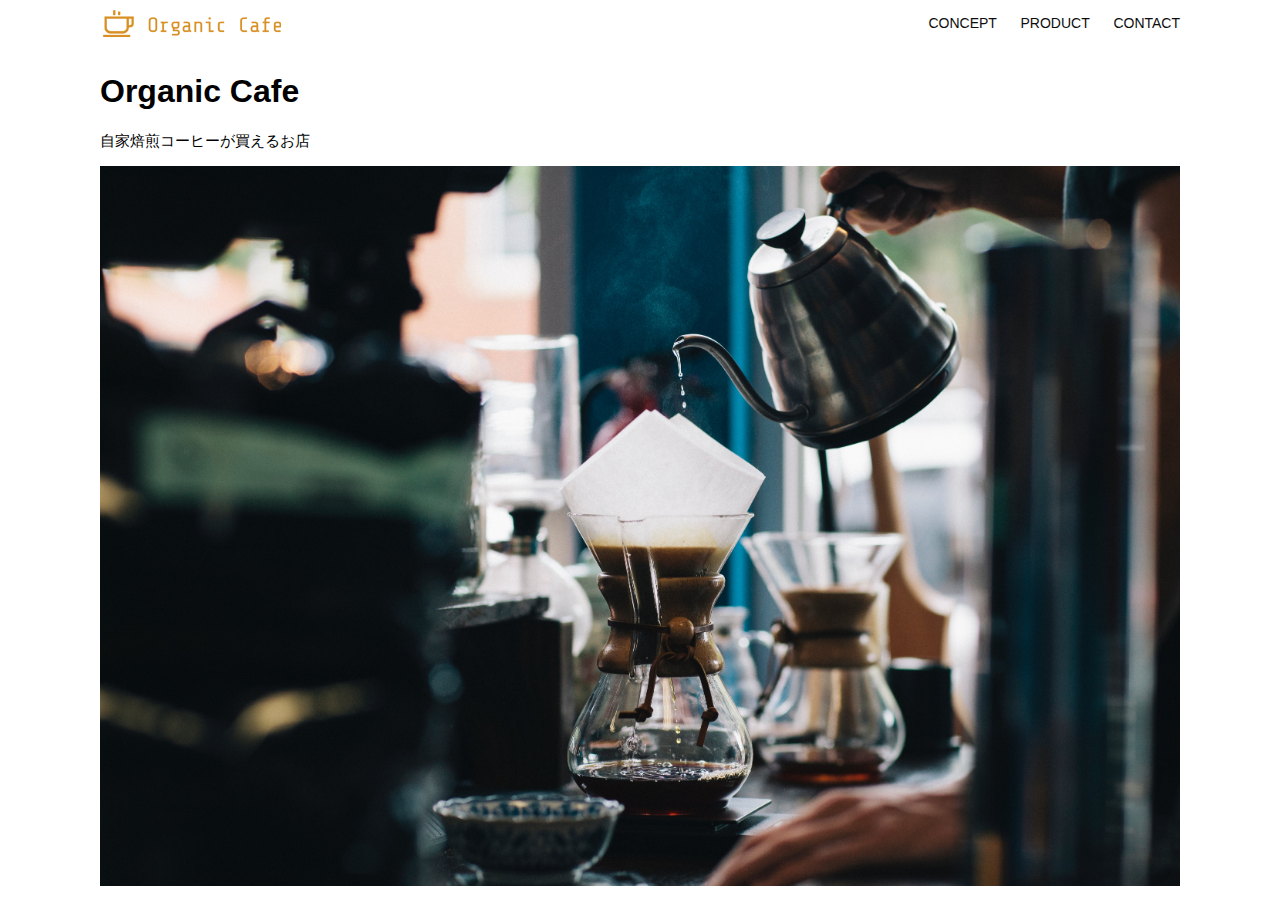
<file: kadai_013/index.html>
<!DOCTYPE html>
<html>
  <head>
    <title>Organic Cafe</title>
    <meta charset="UTF-8" />
    <meta
      name="description"
      content="自家焙煎のコーヒーがお家で楽しめるOrganic Cafe"
    />
    <meta name="viewport" content="width=device-width, initial-scale=1.0" />
    <link rel="stylesheet" href="style.css" />
  </head>
  <body>
    <!-- ヘッダー -->
    <header>
      <!-- ロゴ -->
      <a href="index.html" id="logo"
        ><img src="images/logo.png" alt="トップページに戻る"
      /></a>

      <!-- PC用ナビゲーション -->
      <nav id="nav-pc">
        <a href="index.html#concept">CONCEPT</a>
        <a href="index.html#product">PRODUCT</a>
        <a href="index.html#contact">CONTACT</a>
      </nav>

      <!---スマホ用ナビゲーション-->
      <img id="menu-sp" src="images/button-menu.png" alt="ナビゲーションを開く" onclick="document.getElementById('nav-sp').style.display='block'">
      <nav id="nav-sp">
        <img id="close" src="images/button-close.png" alt="ナビゲーションを閉じる" onclick="document.getElementById('nav-sp').style.display='none'">
        <a id="logo-sp" href="index.html" onclick="document.getElementById('nav-sp').style.display='none'"><img src="images/logo-sp.png" alt="トップページに戻る"> </a>
        <a class="menu" href="index.html#concept" onclick="document.getElementById('nav-sp').style.display='none'">CONCEPT</a>
        <a class="menu" href="index.html#product" onclick="document.getElementById('nav-sp').style.display='none'">PRODUCT</a>
        <a class="menu" href="index.html#contact" onclick="document.getElementById('nav-sp').style.display='none'">CONTACT</a>
      </nav>
    </header>
    <main>
      <article>
        <!-- メインビジュアル -->
        <section id="main-visual">
          <div id="main-message">
            <h1>Organic Cafe</h1>
            <p>自家焙煎コーヒーが買えるお店</p>
          </div>
          <img
            src="images/main-image.jpg"
            alt="コーヒーをハンドドリップで淹れる画像"
          />
        </section>
      </article>
    </main>
  </body>
</html>
</file>
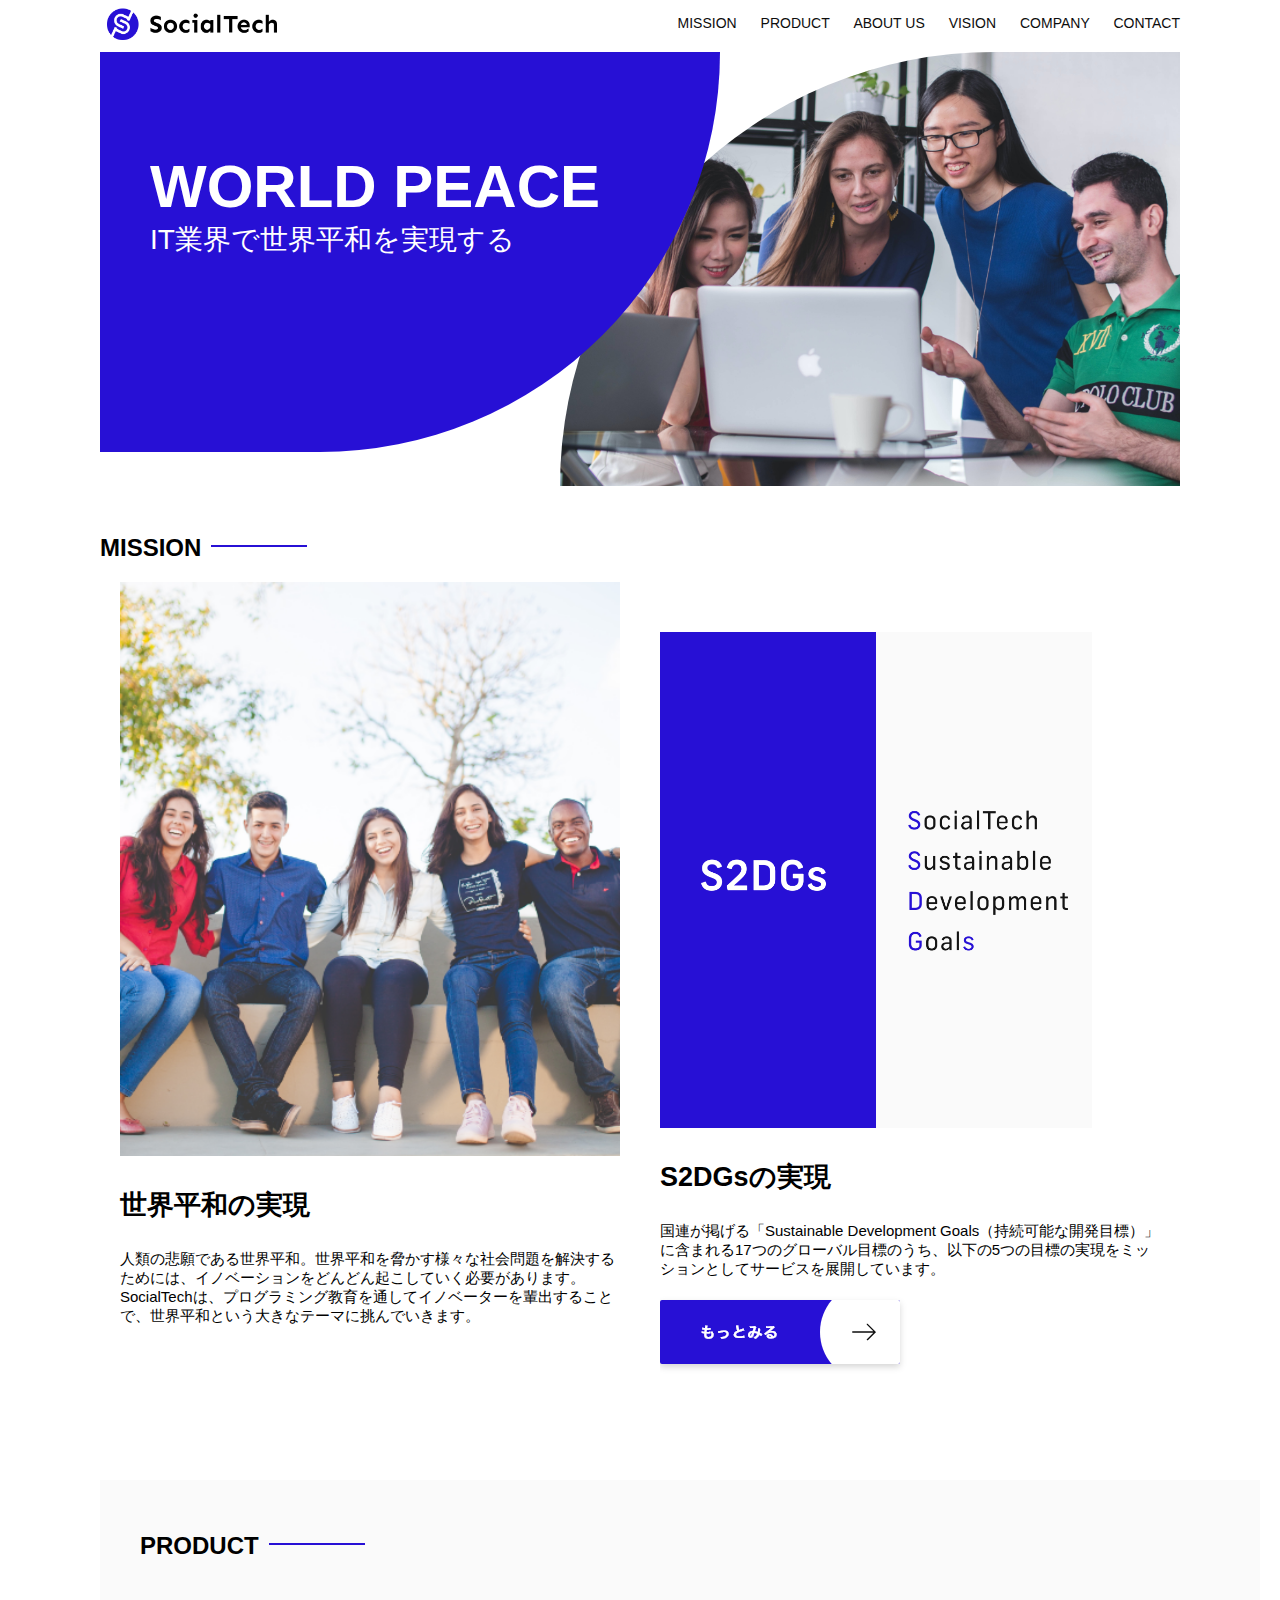
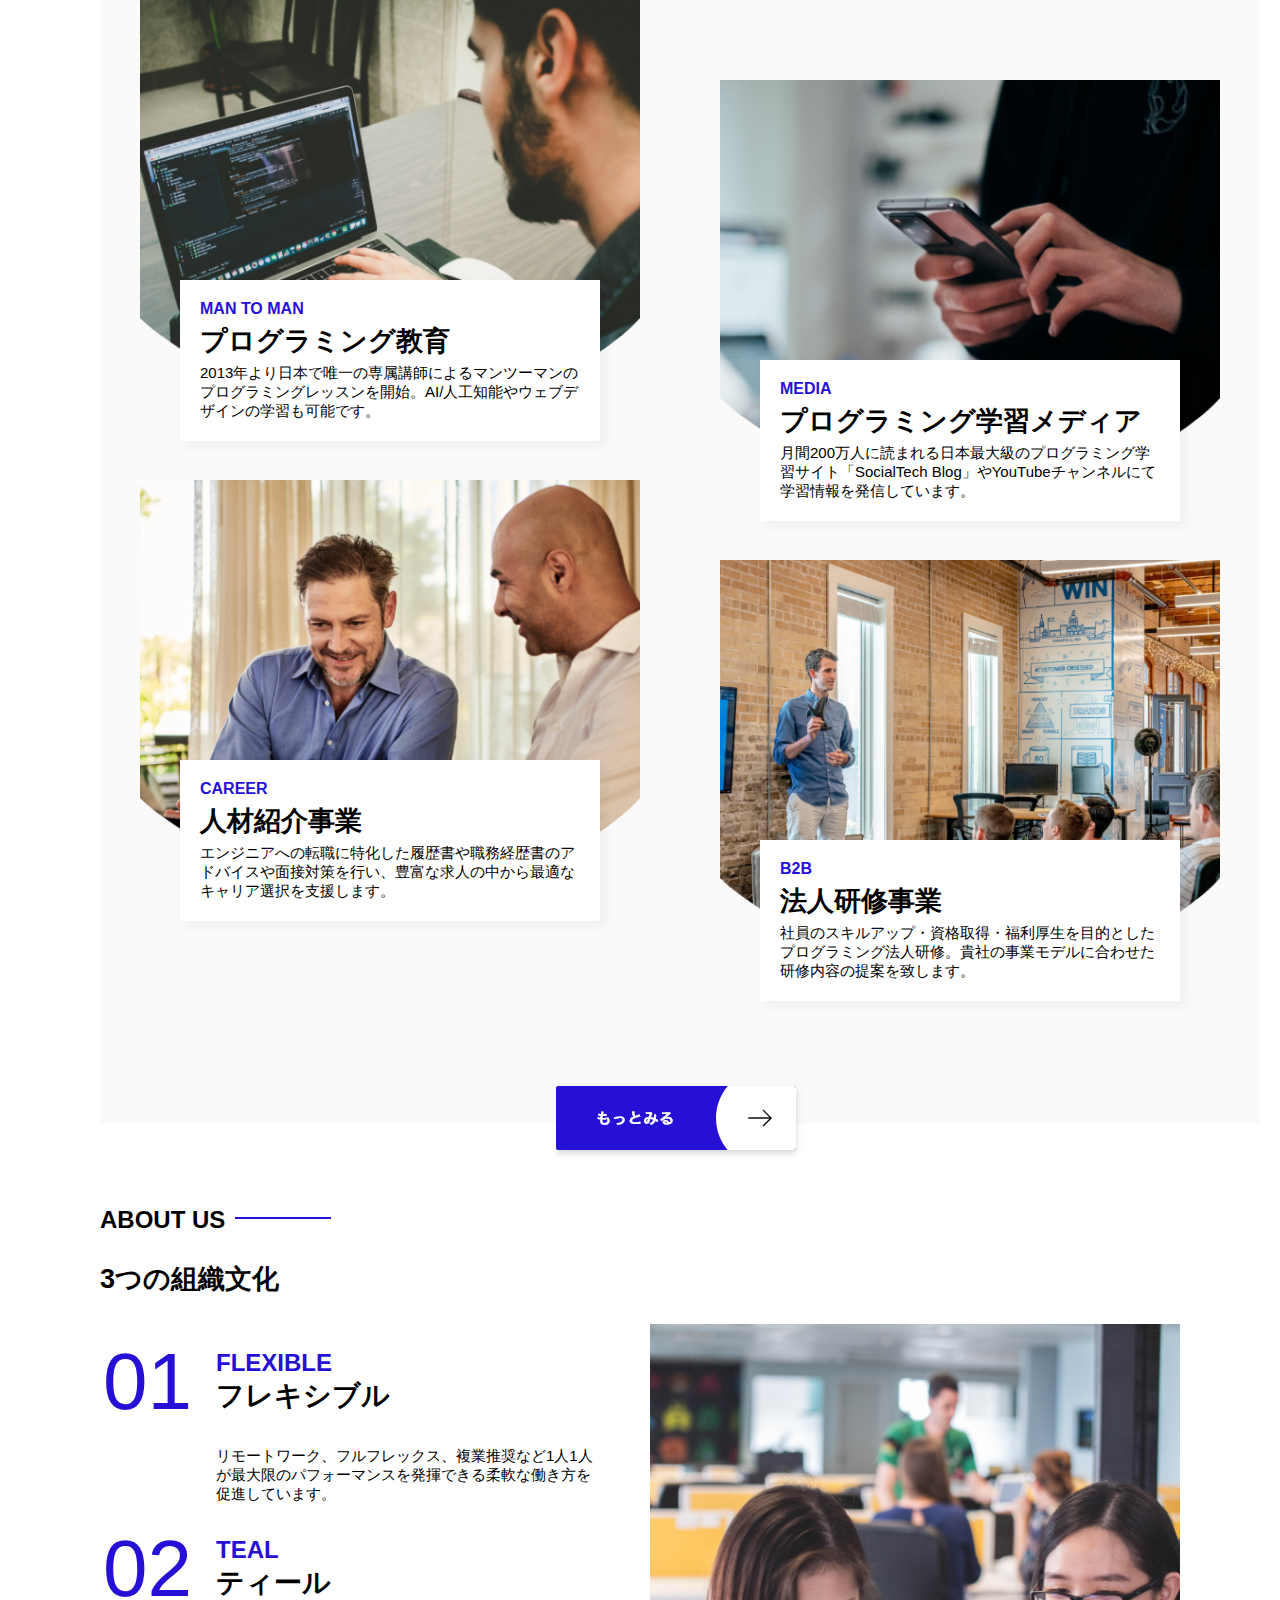
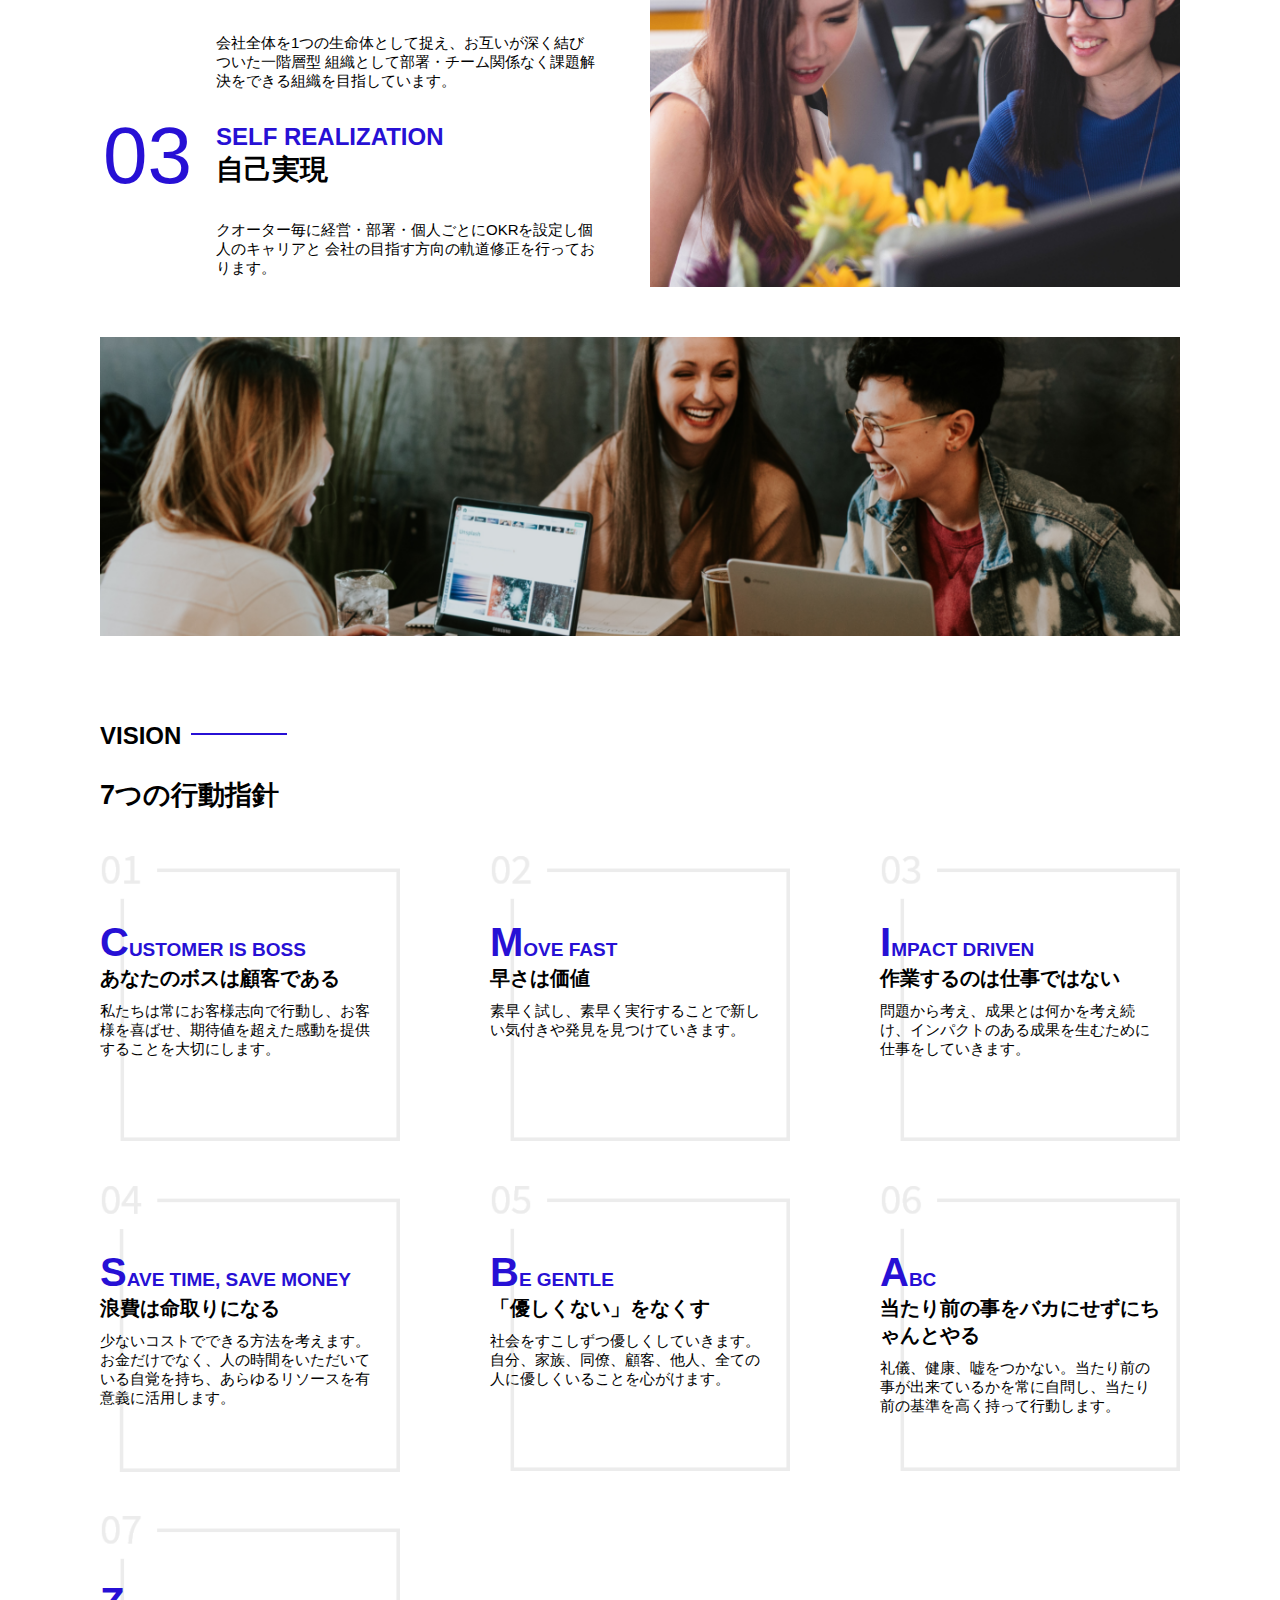
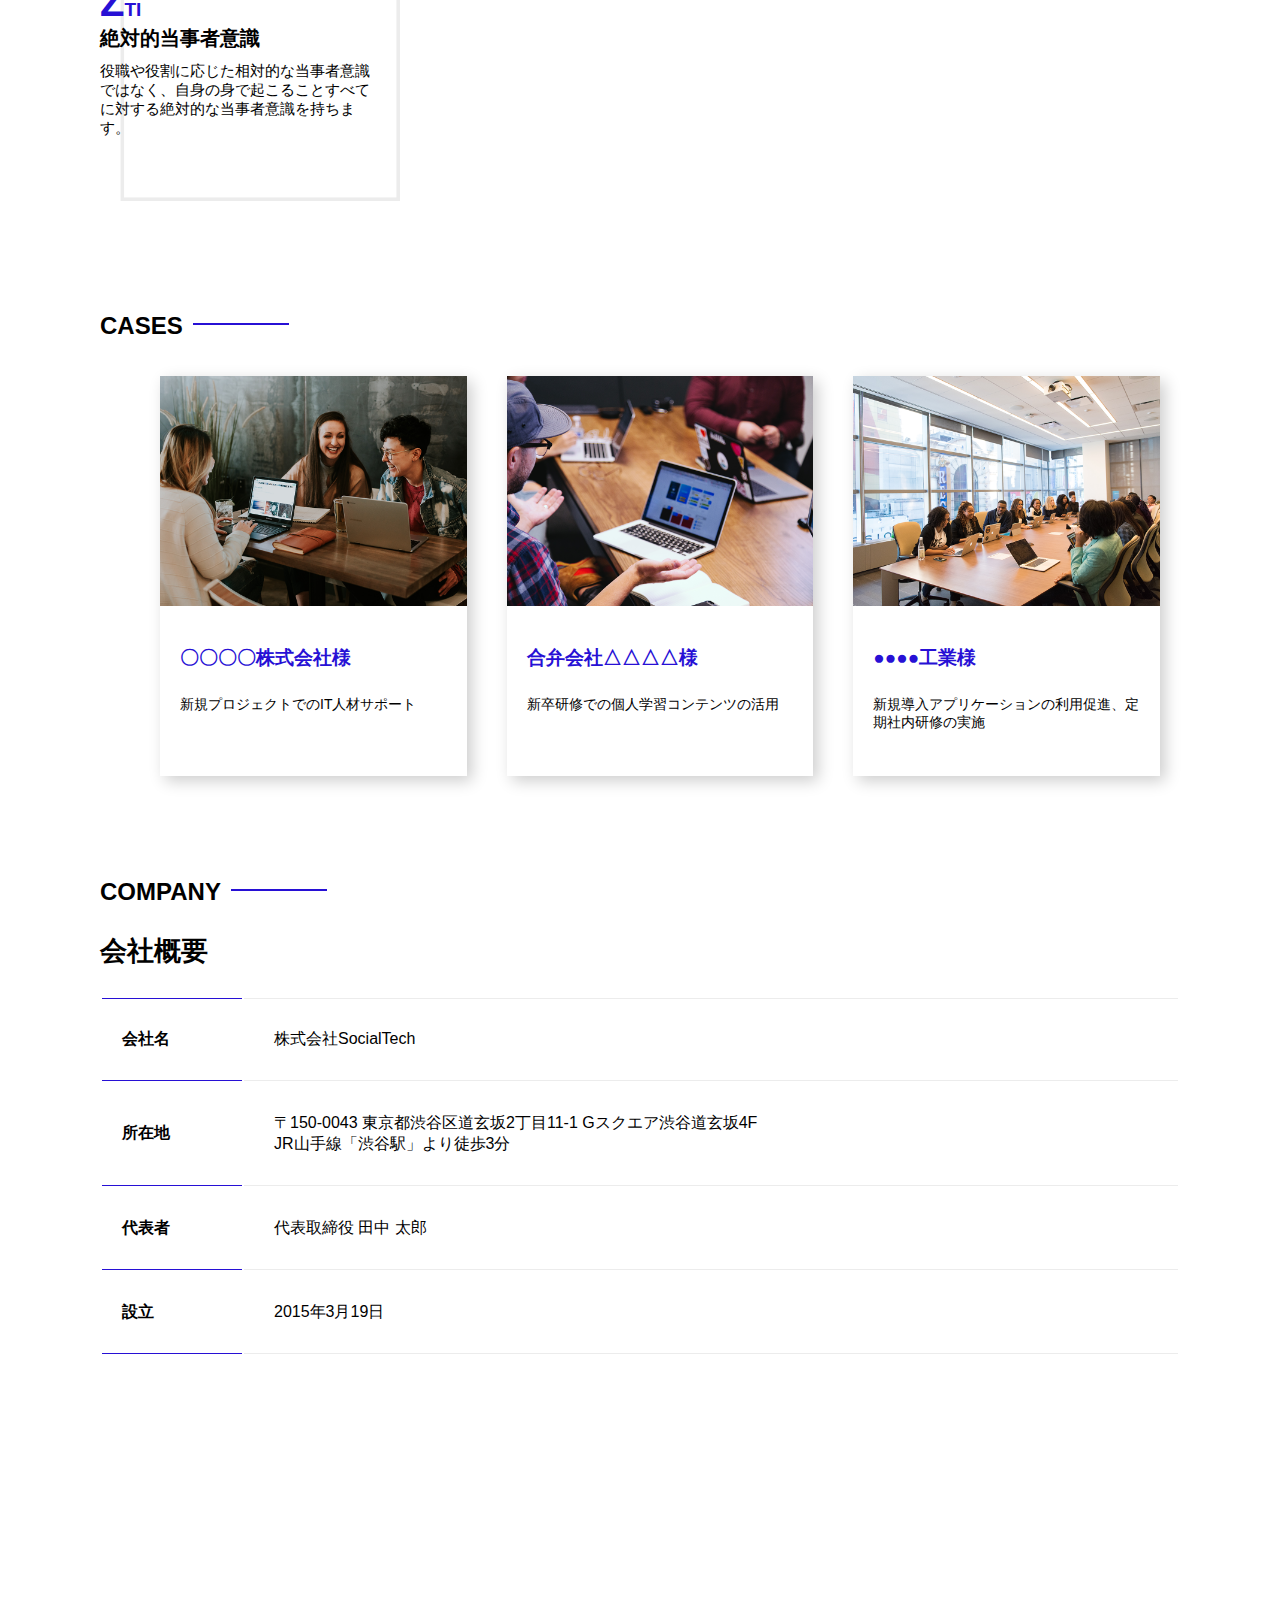
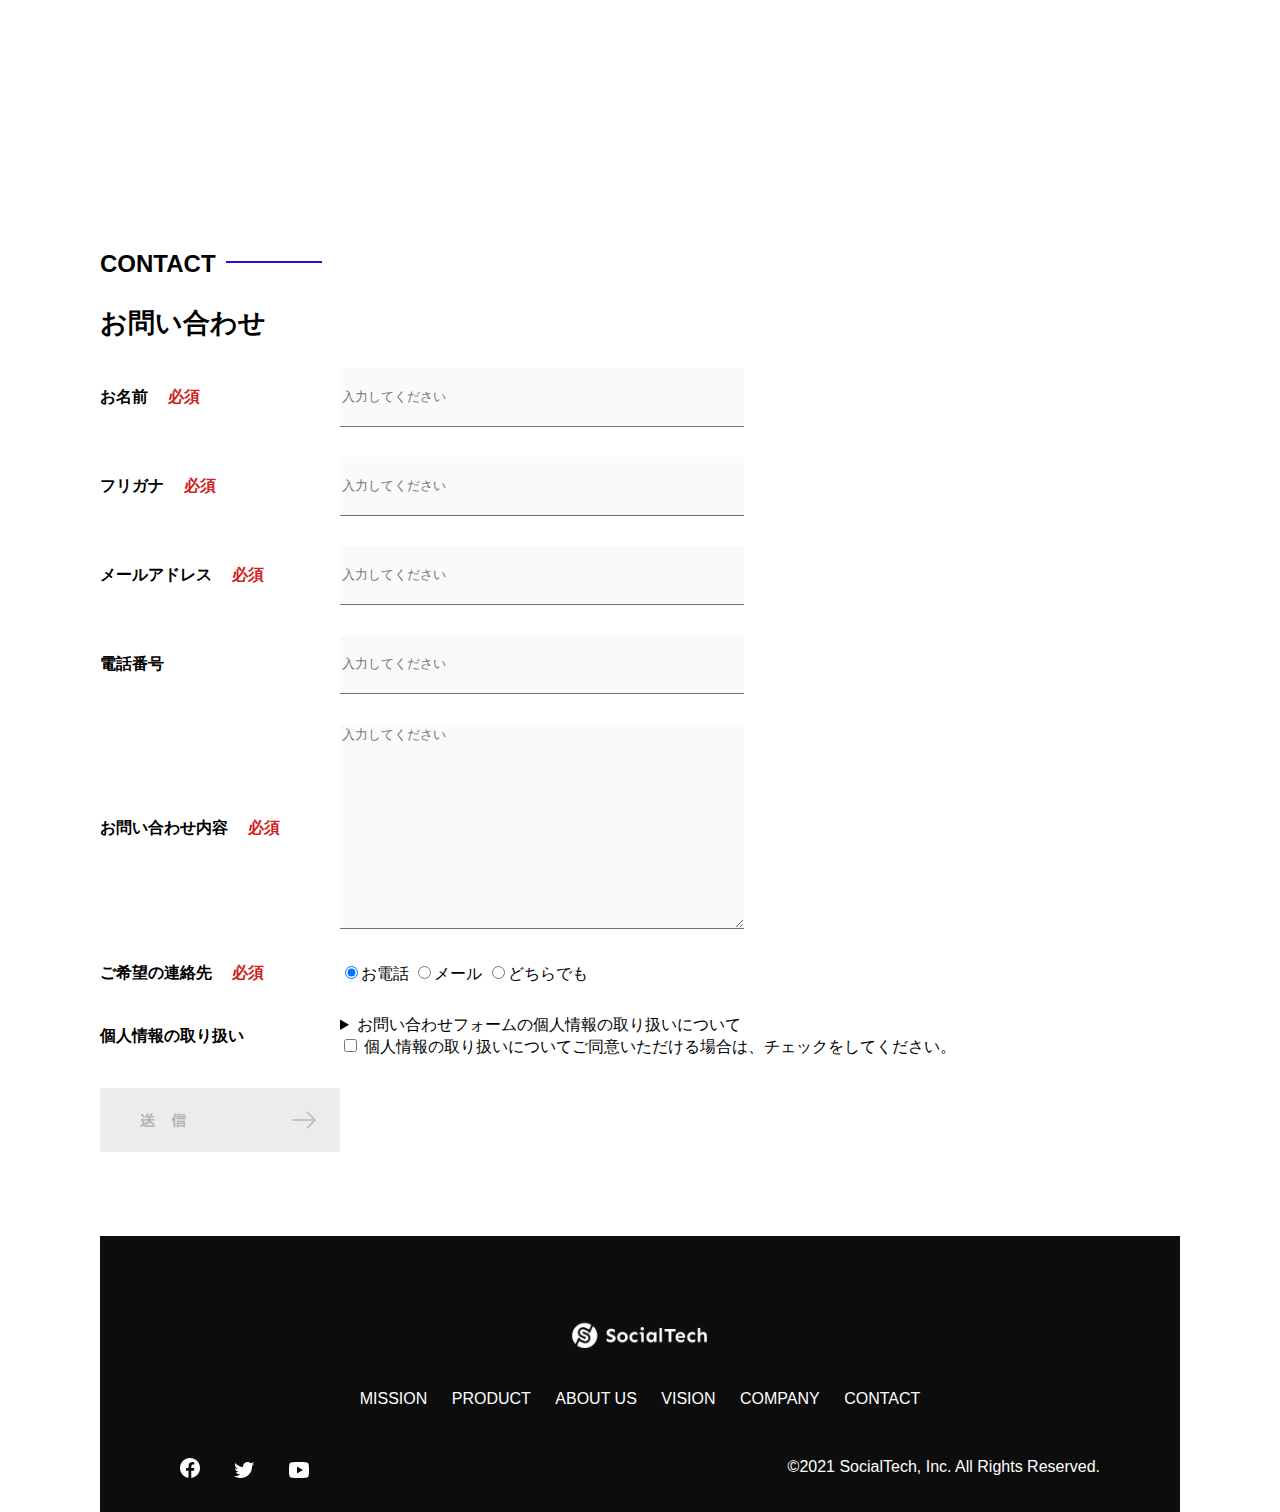
<file: kadai_tutorial_output/index.html>
<!DOCTYPE html>
<html>
  <head>
    <title>SocialTech</title>
    <meta charset="UTF-8" />
    <meta
      name="description"
      content="SocialTechはEdTech業界のリーディングカンパニーを目指します。"
    />
    <meta name="viewport" content="width=device-width, initial-scale=1.0" />
    <link rel="stylesheet" href="style.css" />
  </head>
  <body>
    <!-- ヘッダー -->
    <header>
      <!-- ロゴ -->
      <a href="index.html" id="logo"
        ><img src="images/logo.png" alt="トップページに戻る"
      /></a>

      <!-- PC用ナビゲーション -->
      <nav id="nav-pc">
        <a href="mission.html">MISSION</a>
        <a href="product.html">PRODUCT</a>
        <a href="index.html#aboutus">ABOUT US</a>
        <a href="index.html#vision">VISION</a>
        <a href="index.html#company">COMPANY</a>
        <a href="index.html#contact">CONTACT</a>
      </nav>
      <!-- スマホ用メニューボタン -->
      <img id="menu-sp" src="images/button-menu.png" alt="ナビゲーションを開く" onclick="document.getElementById('nav-sp').style.display = 'block'">
      
      <!--スマホ用ナビゲーション-->
      <nav id="nav-sp">
        <img id="close" src="images/button-close.png" alt="ナビゲーションを閉じる" onclick="document.getElementById('nav-sp').style.display = 'none'">
        <a id="logo-sp" href="index.html" onclick="document.getElementById('nav-sp').style.display = 'none'"><img
            src="images/logo-sp.png" alt="トップページに戻る"></a>
        <a class="menu" href="mission.html" onclick="document.getElementById('nav-sp').style.display = 'none'">MISSION</a>
        <a class="menu" href="product.html" onclick="document.getElementById('nav-sp').style.display = 'none'">PRODUCT</a>
        <a class="menu" href="index.html#aboutus" onclick="document.getElementById('nav-sp').style.display = 'none'">ABOUT
          US</a>
        <a class="menu" href="index.html#vision"
          onclick="document.getElementById('nav-sp').style.display = 'none'">VISION</a>
        <a class="menu" href="index.html#company"
          onclick="document.getElementById('nav-sp').style.display = 'none'">COMPANY</a>
        <a class="menu" href="index.html#contact"
          onclick="document.getElementById('nav-sp').style.display = 'none'">CONTACT</a>
        <div id="sns">
          <a href="https://www.facebook.com/sejuku2013"><img src="images/button-facebook.png" alt="Facebookのリンク"></a>
          <a href="https://twitter.com/samuraijuku"><img src="images/button-twitter.png" alt="Twitterのリンク"></a>
          <a href="https://www.youtube.com/channel/UCCFOQO5aDK0xXam4cUQXT8g"><img src="images/button-youtube.png" alt="YouTubeのリンク"></a>
        </div>
      </nav>
    </header>
  
  <!--======== 後略 ========-->
  
    </header>
    <main>
      <article>
        <!-- メインビジュアル -->
        <section id="main-visual">
          <div id="main-message">
              <h1>WORLD PEACE</h1>
              <p>IT業界で世界平和を実現する</p>
          </div>
          <img src="images/index/index-main.png" alt="PCの周りに集まる多国籍の仲間たち">s/index/index-main.png" alt="PCの周りに集まる多国籍の仲間たち"/>
        </section>
        <!--ミッション-->
        <section id="mission">
          <h2 class="index-h2">MISSION</h2>
          <div id="mission-flex">
            <div>
              <img
                id="mission-photo"
                src="images/index/index-mission.png"
                alt="屋外のベンチで写真を撮影する多国籍の仲間たち"
              />
              <h3>世界平和の実現</h3>
              <p>
                人類の悲願である世界平和。世界平和を脅かす様々な社会問題を解決するためには、イノベーションをどんどん起こしていく必要があります。SocialTechは、プログラミング教育を通してイノベーターを輩出することで、世界平和という大きなテーマに挑んでいきます。
              </p>
            </div>
            <div>
              <img id="s2dgs" src="images/index/s2dgs.png" alt="S2DGs" />
              <h3>S2DGsの実現</h3>
              <p>
                国連が掲げる「Sustainable Development
                Goals（持続可能な開発目標）」に含まれる17つのグローバル目標のうち、以下の5つの目標の実現をミッションとしてサービスを展開しています。
              </p>
              <a href="mission.html">
                <img src="images/button-more.png" alt="もっとみる" />
              </a>
            </div>
          </div>
        </section>
        <!-- プロダクト -->
        <section id="product">
          <h2 class="index-h2">PRODUCT</h2>
          <div>
            <div id="product-left">
              <div>
                <img
                  class="product-photo"
                  src="images/index/index-mantoman.png"
                  alt="PCでコードを書く男性"
                />
                <div class="product-explain">
                  <span>MAN TO MAN</span>
                  <h3>プログラミング教育</h3>
                  <p>
                    2013年より日本で唯一の専属講師によるマンツーマンのプログラミングレッスンを開始。AI/人工知能やウェブデザインの学習も可能です。
                  </p>
                </div>
              </div>
              <div>
                <img
                  class="product-photo"
                  src="images/index/index-career.png"
                  alt="笑顔で話し合う2人の男性"
                />
                <div class="product-explain">
                  <span>CAREER</span>
                  <h3>人材紹介事業</h3>
                  <p>
                    エンジニアへの転職に特化した履歴書や職務経歴書のアドバイスや面接対策を行い、豊富な求人の中から最適なキャリア選択を支援します。
                  </p>
                </div>
              </div>
            </div>
            <div id="product-right">
              <div>
                <img
                  class="product-photo"
                  src="images/index/index-media.png"
                  alt="スマートフォンを操作する人"
                />
                <div class="product-explain">
                  <span>MEDIA</span>
                  <h3>プログラミング学習メディア</h3>
                  <p>
                    月間200万人に読まれる日本最大級のプログラミング学習サイト「SocialTech
                    Blog」やYouTubeチャンネルにて学習情報を発信しています。
                  </p>
                </div>
              </div>
              <div>
                <img
                  class="product-photo"
                  src="images/index/index-b2b.png"
                  alt="講演中の男性とそれを聴く人々"
                />
                <div class="product-explain">
                  <span>B2B</span>
                  <h3>法人研修事業</h3>
                  <p>
                    社員のスキルアップ・資格取得・福利厚生を目的としたプログラミング法人研修。貴社の事業モデルに合わせた研修内容の提案を致します。
                  </p>
                </div>
              </div>
            </div>
          </div>
          <div>
            <a id="product-more" href="product.html">
              <img src="images/button-more.png" alt="もっとみる" />
            </a>
          </div>
        </section>
        <!---ABOUT US-->
        <section id="aboutus">
          <h2 class="index-h2">ABOUT US</h2>
          <h3>3つの組織文化</h3>
          <div>
            <table class="culture-table">
              <tr>
                <td>
                  <span class="culture-num">01</span>
                </td>
                <td>
                  <span class="culture-en">FLEXIBLE</span>
                  <span class="culture-jp">フレキシブル</span>
                </td>
              </tr>
              <tr>
                <td>
                  <!--空のセル-->
                </td>
                <td>
                  <p class="culture-description">
                    リモートワーク、フルフレックス、複業推奨など1人1人が最大限のパフォーマンスを発揮できる柔軟な働き方を促進しています。
                  </p>
                </td>
              </tr>
              <tr>
                <td>
                  <span class="culture-num">02</span>
                </td>
                <td>
                  <span class="culture-en">TEAL</span>
                  <span class="culture-jp">ティール</span>
                </td>
              </tr>
              <tr>
                <td>
                  <!--空のセル-->
                </td>
                <td>
                  <p class="culture-description">
                    会社全体を1つの生命体として捉え、お互いが深く結びついた一階層型
                    組織として部署・チーム関係なく課題解決をできる組織を目指しています。
                  </p>
                </td>
              </tr>
              <tr>
                <td>
                  <span class="culture-num">03</span>
                </td>
                <td>
                  <span class="culture-en">SELF REALIZATION</span>
                  <span class="culture-jp">自己実現</span>
                </td>
              </tr>
              <tr>
                <td>
                  <!--空のセル-->
                </td>
                <td>
                  <p class="culture-description">
                    クオーター毎に経営・部署・個人ごとにOKRを設定し個人のキャリアと
                    会社の目指す方向の軌道修正を行っております。
                  </p>
                </td>
              </tr>
            </table>
            <img class="culture-img" src="images/index/index-aboutus1.png" alt="笑顔で話し合う2人の女性"/>
          </div>
          <img class="culture-img2"src="images/index/index-aboutus2.png"alt="笑顔で話し合う3人の男女"/>
        </section>
        <!-- VISION -->
        <section id="vision">
          <h2 class="index-h2">VISION</h2>
          <h3>7つの行動指針</h3>
          <div>
            <div class="vision-box">
              <img src="images/index/vision-01.png" alt="01" />
              <span>
                <h4>CUSTOMER IS BOSS</h4>
                <h5>あなたのボスは顧客である</h5>
                <p>
                  私たちは常にお客様志向で行動し、お客様を喜ばせ、期待値を超えた感動を提供することを大切にします。
                </p>
              </span>
            </div>
            <div class="vision-box">
              <img src="images/index/vision-02.png" alt="02" />
              <span>
                <h4>MOVE FAST</h4>
                <h5>早さは価値</h5>
                <p>
                  素早く試し、素早く実行することで新しい気付きや発見を見つけていきます。
                </p>
              </span>
            </div>
            <div class="vision-box">
              <img src="images/index/vision-03.png" alt="03" />
              <span>
                <h4>IMPACT DRIVEN</h4>
                <h5>作業するのは仕事ではない</h5>
                <p>
                  問題から考え、成果とは何かを考え続け、インパクトのある成果を生むために仕事をしていきます。
                </p>
              </span>
            </div>
            <div class="vision-box">
              <img src="images/index/vision-04.png" alt="04" />
              <span>
                <h4>SAVE TIME, SAVE MONEY</h4>
                <h5>浪費は命取りになる</h5>
                <p>
                  少ないコストでできる方法を考えます。お金だけでなく、人の時間をいただいている自覚を持ち、あらゆるリソースを有意義に活用します。
                </p>
              </span>
            </div>
            <div class="vision-box">
              <img src="images/index/vision-05.png" alt="05" />
              <span>
                <h4>BE GENTLE</h4>
                <h5>「優しくない」をなくす</h5>
                <p>
                  社会をすこしずつ優しくしていきます。自分、家族、同僚、顧客、他人、全ての人に優しくいることを心がけます。
                </p>
              </span>
            </div>
            <div class="vision-box">
              <img src="images/index/vision-06.png" alt="06" />
              <span>
                <h4>ABC</h4>
                <h5>当たり前の事をバカにせずにちゃんとやる</h5>
                <p>
                  礼儀、健康、嘘をつかない。当たり前の事が出来ているかを常に自問し、当たり前の基準を高く持って行動します。
                </p>
              </span>
            </div>
            <div class="vision-box">
              <img src="images/index/vision-07.png" alt="07" />
              <span>
                <h4>ZTI</h4>
                <h5>絶対的当事者意識</h5>
                <p>
                  役職や役割に応じた相対的な当事者意識ではなく、自身の身で起こることすべてに対する絶対的な当事者意識を持ちます。
                </p>
              </span>
            </div>
          </div>
        </section>
        <!-- CASES -->
        <section id="cases">
          <h2 class id="index-h2">CASES</h2>
          <ul>
            <li class="case-card">
              <img class="case-img" src="images/index/case-1.png" alt="仲良く語り合う3人">
              <div class="case-info">
                <h4 class="case-name">〇〇〇〇株式会社様</h4>
                <p class="case-content">新規プロジェクトでのIT人材サポート</p>
              </div>
            </li>
              <li class="case-card">
                <img class="case-img" src="images/index/case-2.png" alt="PCでコンテンツを見る">
                <div class="case-info">
                  <h4 class="case-name">合弁会社△△△△様</h4>
                <p class="case-content">新卒研修での個人学習コンテンツの活用</p>
                </div>
              </li>
              <li class="case-card">
                <img class="case-img" src="images/index/case-3.png" alt="社内研修中の会議室">
                <div class="case-info">
                  <h4 class="case-name">●●●●工業様</h4>
                <p class="case-content">新規導入アプリケーションの利用促進、定期社内研修の実施</p>
                </div>
              </li>
          </ul>
        </section>

        <!-- COMPANY -->
        <section id="company">
          <h2 class="index-h2">COMPANY</h2>
          <h3>会社概要</h3>
          <table id="company-table">
            <tr>
              <th class="tableheader-first">会社名</th>
              <td class="cell-first">株式会社SocialTech</td>
            </tr>
            <tr>
              <th class="tableheader">所在地</th>
              <td class="cell">
                〒150-0043 東京都渋谷区道玄坂2丁目11-1 Gスクエア渋谷道玄坂4F<br />JR山手線「渋谷駅」より徒歩3分
              </td>
            </tr>
            <tr>
              <th class="tableheader">代表者</th>
              <td class="cell">代表取締役 田中 太郎</td>
            </tr>
            <tr>
              <th class="tableheader">設立</th>
              <td class="cell">2015年3月19日</td>
            </tr>
          </table>
          <iframe
            src="https://www.google.com/maps/embed?pb=!1m18!1m12!1m3!1d3241.7759544892483!2d139.69399665123464!3d35.65789123876098!2m3!1f0!2f0!3f0!3m2!1i1024!2i768!4f13.1!3m3!1m2!1s0x60188caa0042e8d1%3A0xba130bea826a7aa2!2z44CSMTUwLTAwNDMg5p2x5Lqs6YO95riL6LC35Yy66YGT546E5Z2C77yS5LiB55uu77yR77yR4oiS77yR!5e0!3m2!1sja!2sjp!4v1636872991912!5m2!1sja!2sjp"
            style="border: 0"
            allowfullscreen=""
            loading="lazy"
          >
          </iframe>
        </section>
        <!-- お問い合わせフォーム -->
        <section id="contact">
          <h2 class="index-h2">CONTACT</h2>
          <h3>お問い合わせ</h3>
          <form>
            <div>
              <div class="contact-heading">
                <label class="contact-label"
                  >お名前<span class="contact-span">必須</span></label
                >
              </div>
              <div class="contact-form">
                <input
                  type="text"
                  name="name"
                  placeholder="入力してください"
                  class="contact-textbox"
                />
              </div>
            </div>
            <div>
              <div class="contact-heading">
                <label class="contact-label"
                  >フリガナ<span class="contact-span">必須</span></label
                >
              </div>
              <div>
                <input
                  type="text"
                  name="hurigana"
                  placeholder="入力してください"
                  class="contact-textbox"
                />
              </div>
            </div>
            <div>
              <div class="contact-heading">
                <label class="contact-label"
                  >メールアドレス<span class="contact-span">必須</span></label
                >
              </div>
              <div>
                <input
                  type="text"
                  name="email"
                  placeholder="入力してください"
                  class="contact-textbox"
                />
              </div>
            </div>
            <div>
              <div class="contact-heading">
                <label class="contact-label">電話番号</label>
              </div>
              <div>
                <input
                  type="text"
                  name="tel"
                  placeholder="入力してください"
                  class="contact-textbox"
                />
              </div>
            </div>
            <div>
              <div class="contact-heading">
                <label class="contact-label"
                  >お問い合わせ内容<span class="contact-span">必須</span></label
                >
              </div>
              <div>
                <textarea
                  class="contact-textarea"
                  placeholder="入力してください"
                  name="message"
                ></textarea>
              </div>
            </div>
            <div>
              <div class="contact-heading">
                <label class="contact-label"
                  >ご希望の連絡先<span class="contact-span">必須</span></label
                >
              </div>
              <div>
                <input
                  class="radiobutton"
                  type="radio"
                  value="tel"
                  name="contact"
                  checked
                /><label>お電話</label>
                <input
                  class="radiobutton"
                  type="radio"
                  value="mail"
                  name="contact"
                /><label>メール</label>
                <input
                  class="radiobutton"
                  type="radio"
                  value="both"
                  name="contact"
                /><label>どちらでも</label>
              </div>
            </div>
            <div>
              <div class="contact-heading">
                <label class="contact-label">個人情報の取り扱い</label>
              </div>
              <div>
                <details>
                  <summary>
                    お問い合わせフォームの個人情報の取り扱いについて
                  </summary>
                  <div>
                    <span>１．組織の名称又は氏名</span><br />
                    株式会社SocialTech<br /><br />
                    <span
                      >２．個人情報保護管理者（若しくはその代理人）の氏名又は職名、所属及び連絡先
                      鈴木 一郎 コーポレート部</span
                    ><br />
                    メールアドレス：support@socialtech.net<br />
                    TEL：03-xxxx-xxxx<br />
                    <span>３．個人情報の利用目的</span><br />
                    ・本サービス及び本サービスに関連する情報の提供又はそれらに関する連絡のため<br />
                    ・ユーザーの本人確認のため<br />
                    ・当社サービスのご案内のため<br />
                    ・当社の商品等の広告または宣伝（電子メールによるものを含むものとします。）<br /><br />
                    <span>４．個人情報の取り扱い業務の委託</span><br />
                    個人情報の取扱業務の全部または一部を外部に業務委託する場合があります。<br />
                    その際、弊社は、個人情報を適切に保護できる管理体制を敷き実行していることを条件として<br />
                    委託先を厳選したうえで、機密保持契約を委託先と締結し、お客様の個人情報を厳密に管理させます。<br /><br />
                    <span>５．個人情報の開示等の請求</span><br />
                    お客様は、弊社に対してご自身の個人情報の開示等（利用目的の通知、開示、内容の訂正・追加・削除、利用の停止または消去、第三者への提供の停止）に関して、当社問合わせ窓口に申し出ることができます。<br />
                    その際、弊社はお客様ご本人を確認させていただいたうえで、合理的な期間内に対応いたします。<br /><br />
                    なお、個人情報に関する弊社問合わせ先は、次の通りです。<br /><br />
                    株式会社SocialTech　個人情報問合せ窓口<br />
                    〒150-0043　東京都渋谷区道玄坂2丁目11-1 Ｇスクエア渋谷道玄坂
                    4F<br />
                    メールアドレス：support@socialtech.net　TEL：03-xxxx-xxxx<br /><br />
                    <span>６．個人情報を提供されることの任意性について</span
                    ><br /><br />
                    お客様がご自身の個人情報を弊社に提供されるか否かは、お客様のご判断によりますが、もしご提供されない場合には、適切なサービスが提供できない場合がありますので予めご了承ください。
                  </div>
                </details>
                <input type="checkbox" name="agree" />
                <span
                  >個人情報の取り扱いについてご同意いただける場合は、チェックをしてください。</span
                >
              </div>
            </div>
            <input
              type="image"
              value="Submit"
              src="images/button-submit.png"
              alt="送信する"
            />
          </form>
        </section>
      </article>
      <footer>
        <div id="footer-logo">
          <img src="images/logo-sp.png" alt="SocialTech" />
        </div>
        <div id="footer-link">
          <a href="mission.html">MISSION</a>
          <a href="product.html">PRODUCT</a>
          <a href="index.html#aboutus">ABOUT US</a>
          <a href="index.html#vision">VISION</a>
          <a href="index.html#company">COMPANY</a>
          <a href="index.html#contact">CONTACT</a>
        </div>
        <div id="sns-footer">
          <a href="https://www.facebook.com/sejuku2013"
            ><img src="images/button-facebook.png" alt="Facebookのリンク"
          /></a>
          <a href="https://twitter.com/samuraijuku"
            ><img src="images/button-twitter.png" alt="Twitterのリンク"
          /></a>
          <a href="https://www.youtube.com/channel/UCCFOQO5aDK0xXam4cUQXT8g"
            ><img src="images/button-youtube.png" alt="YouTubeのリンク"
          /></a>
          <span id="copyright"
            >&copy;2021 SocialTech, Inc. All Rights Reserved.
          </span>
        </div>
      </footer>
    </main>
  </body>
</html>
</file>
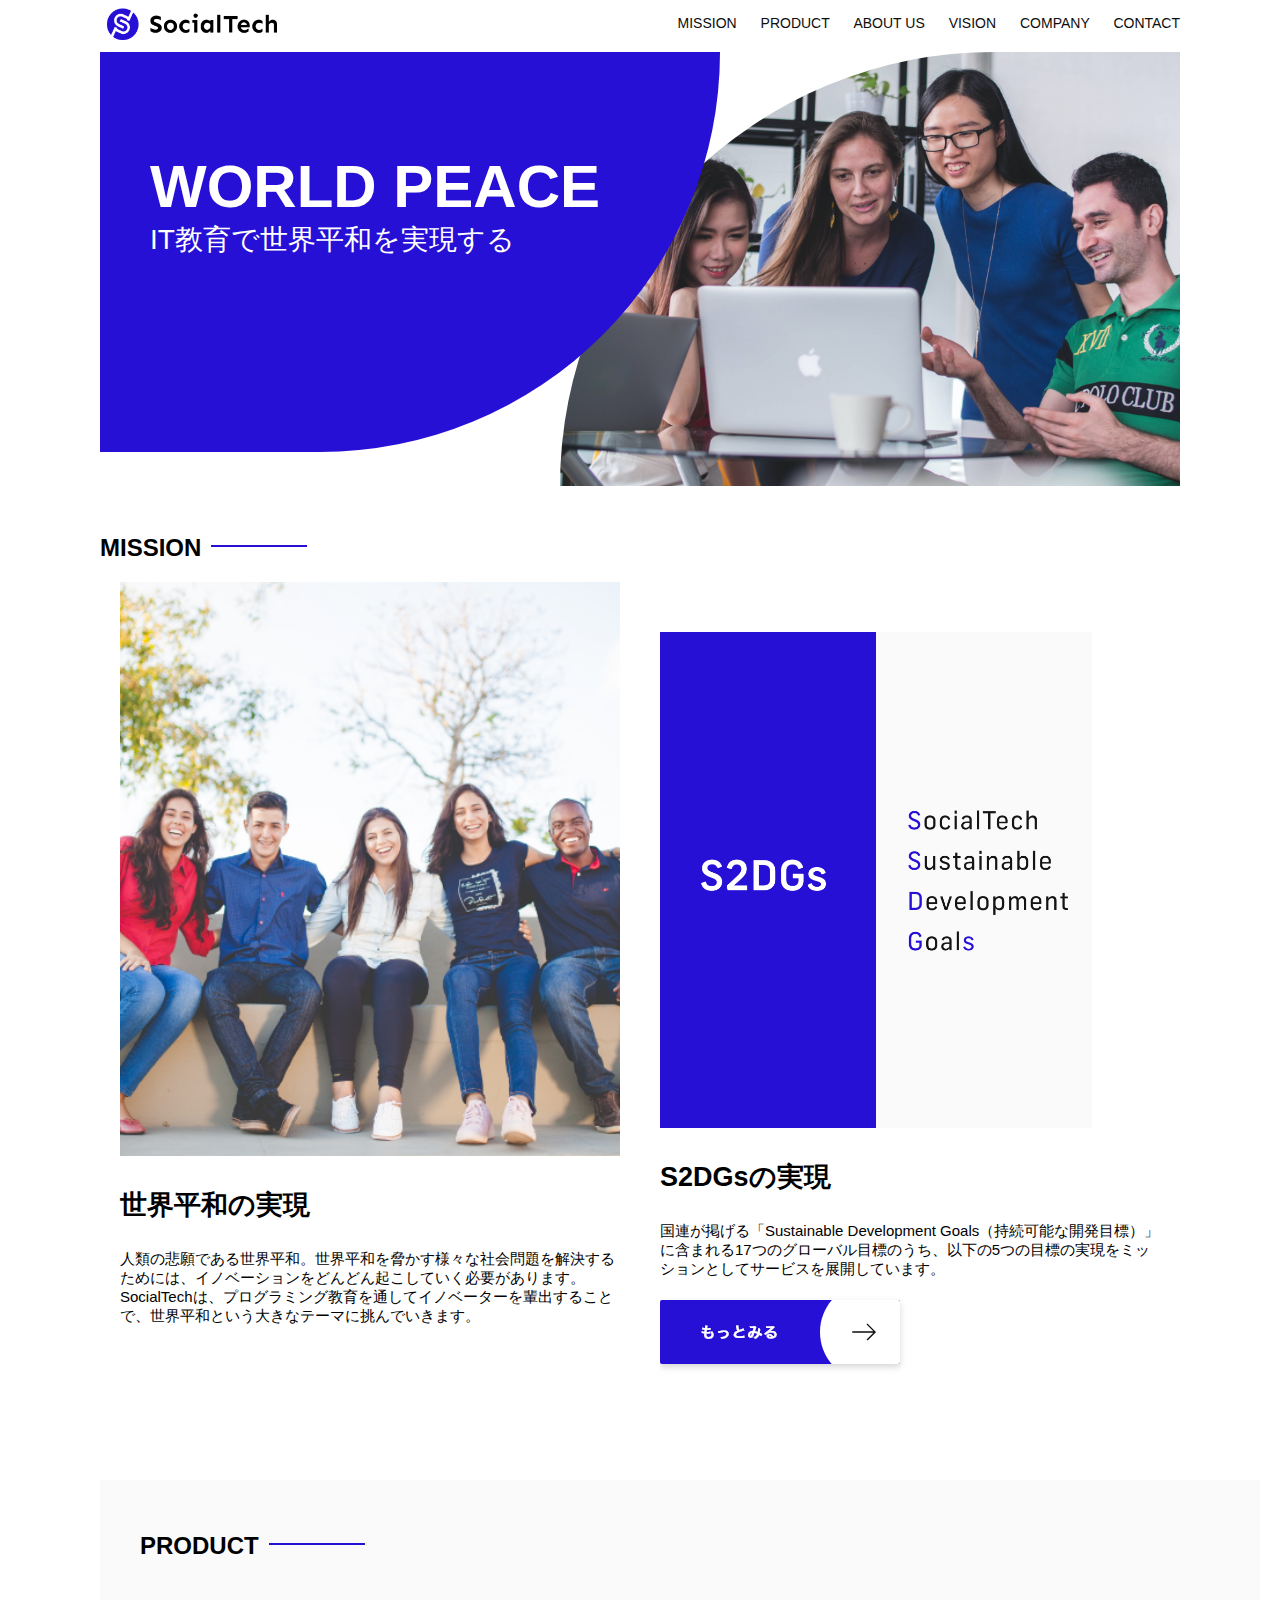
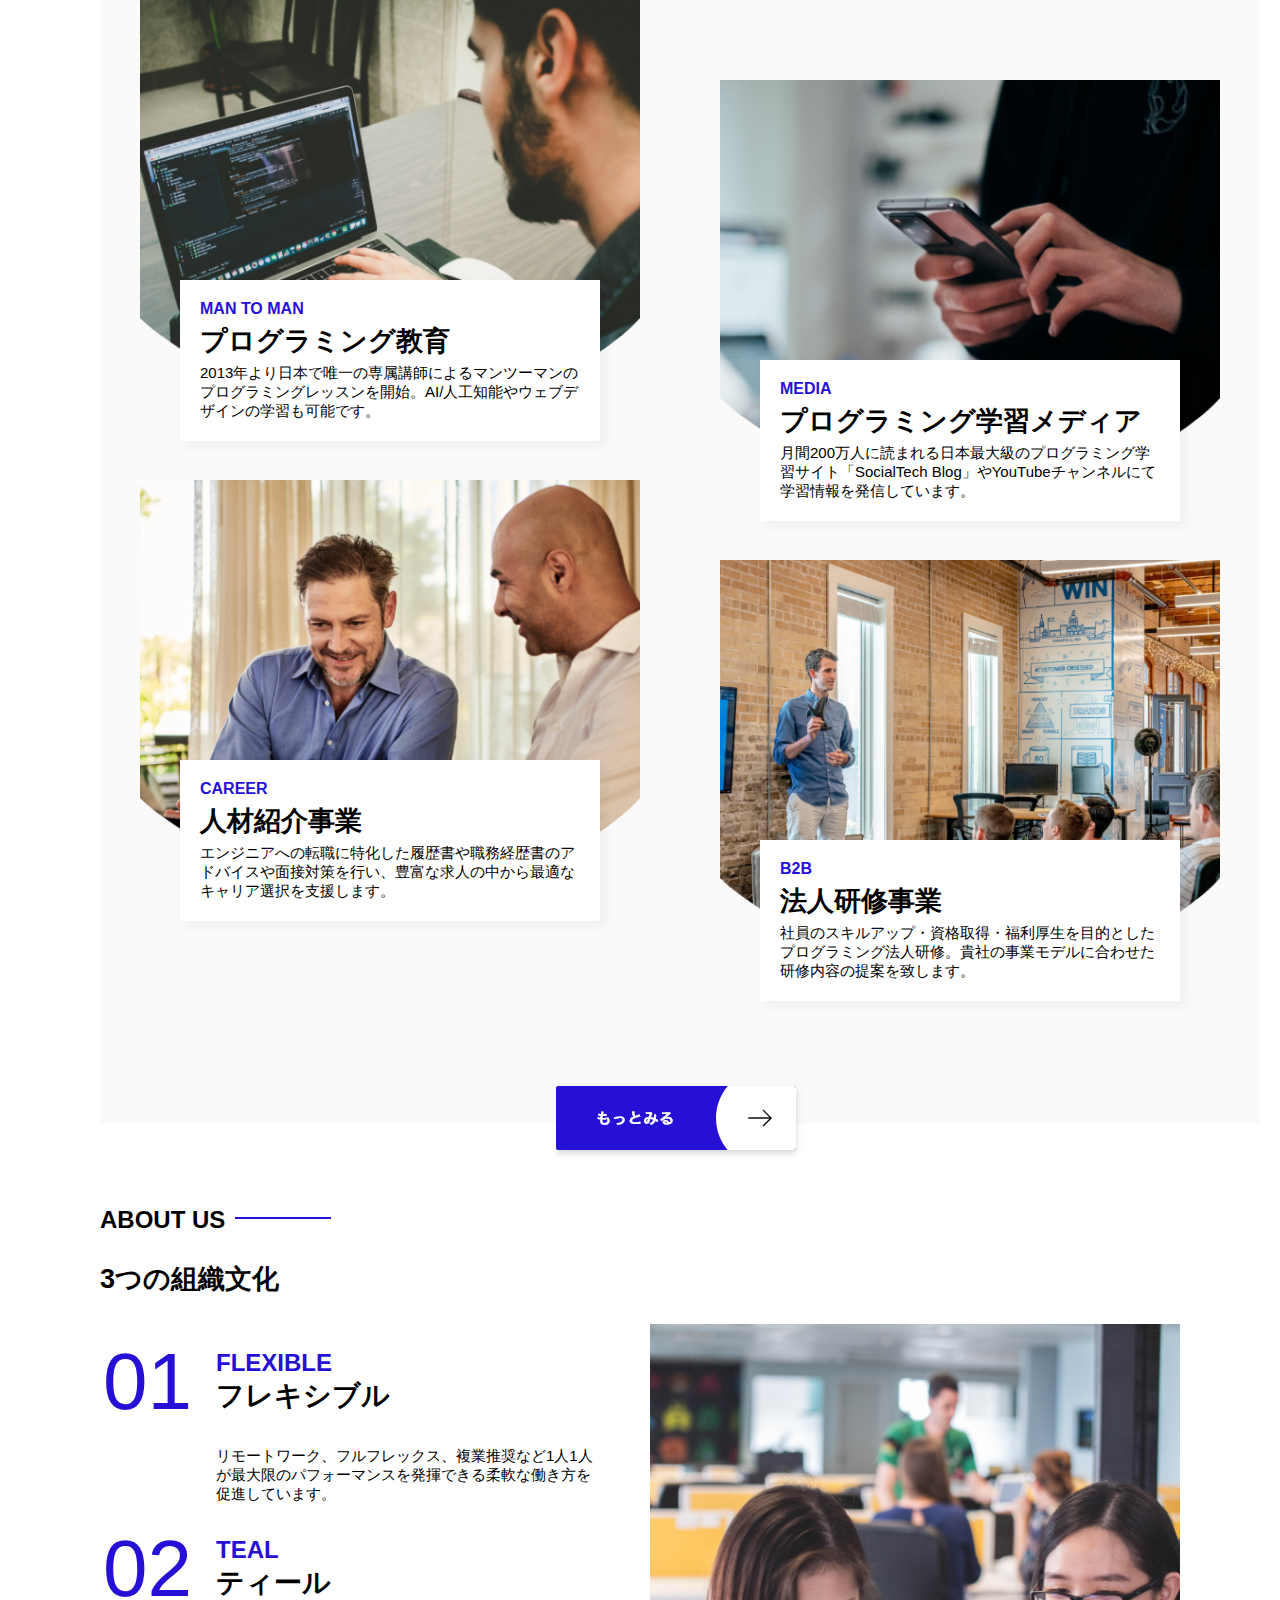
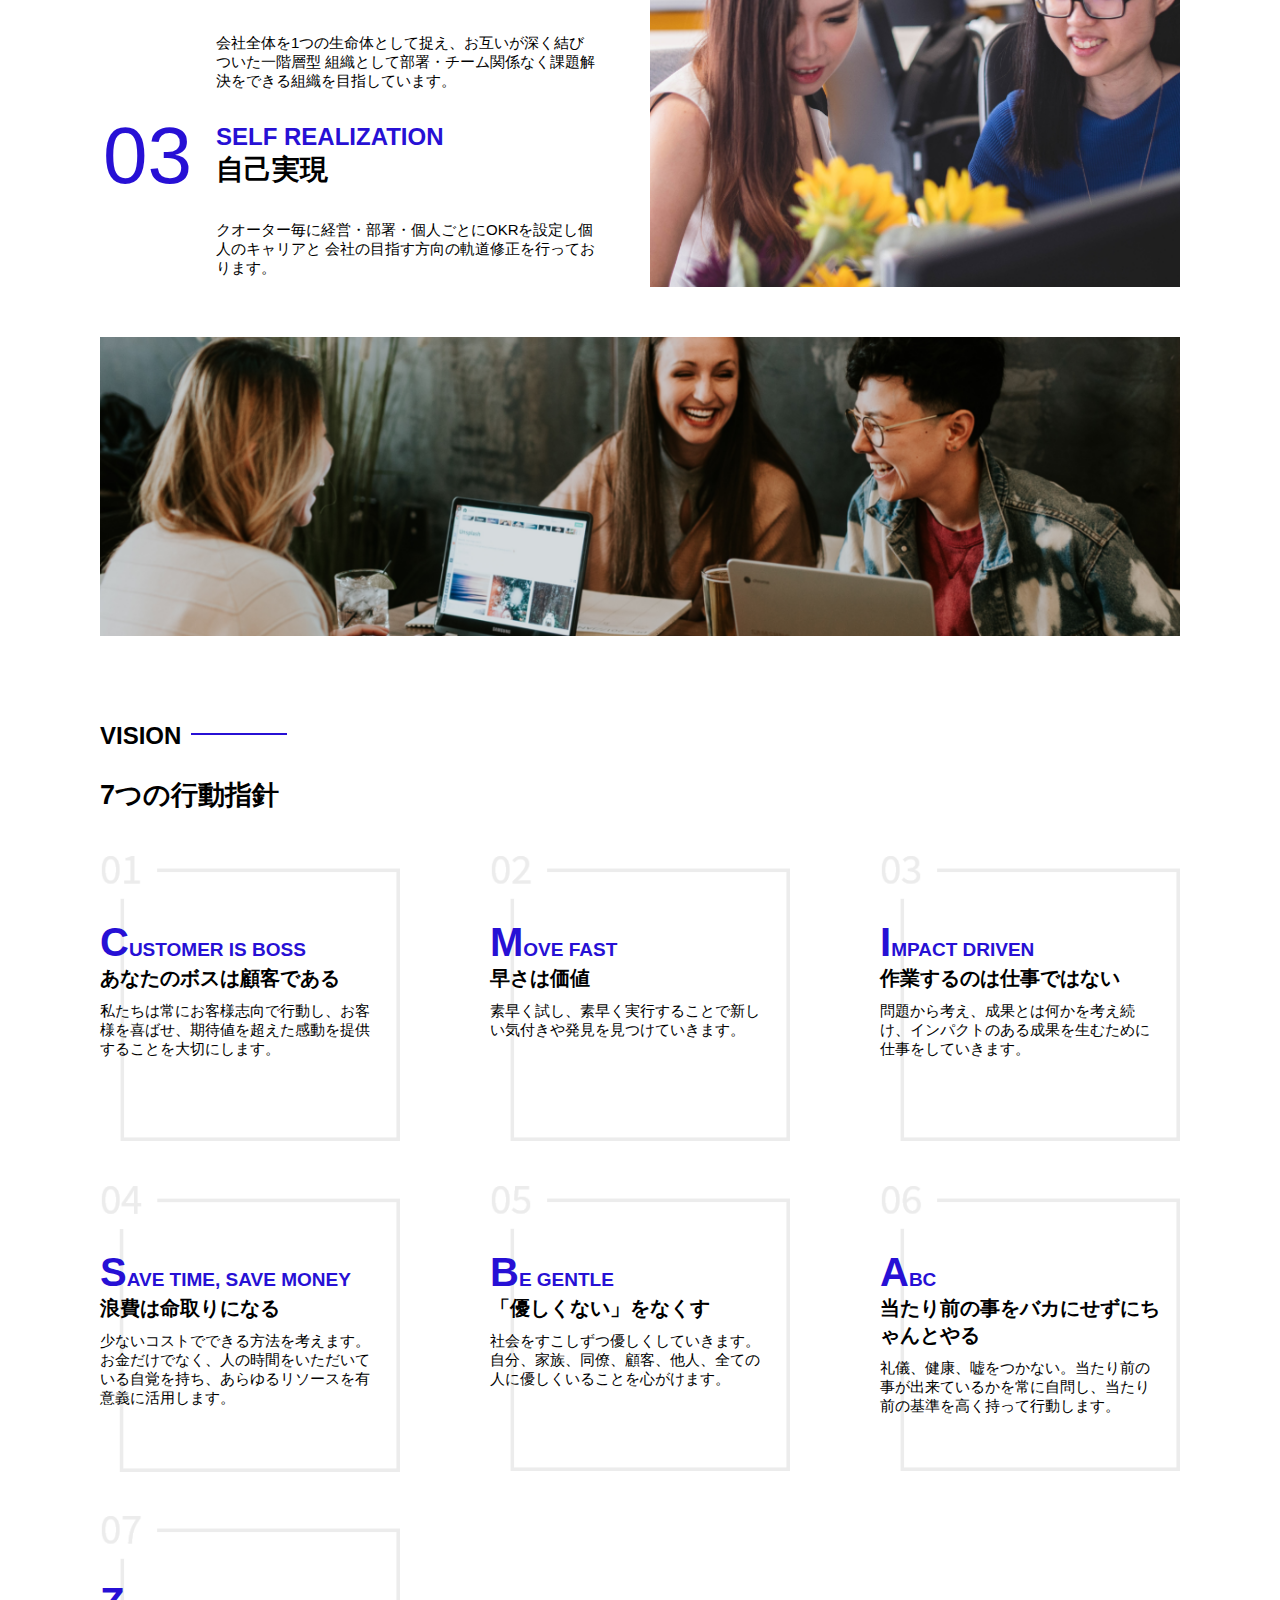
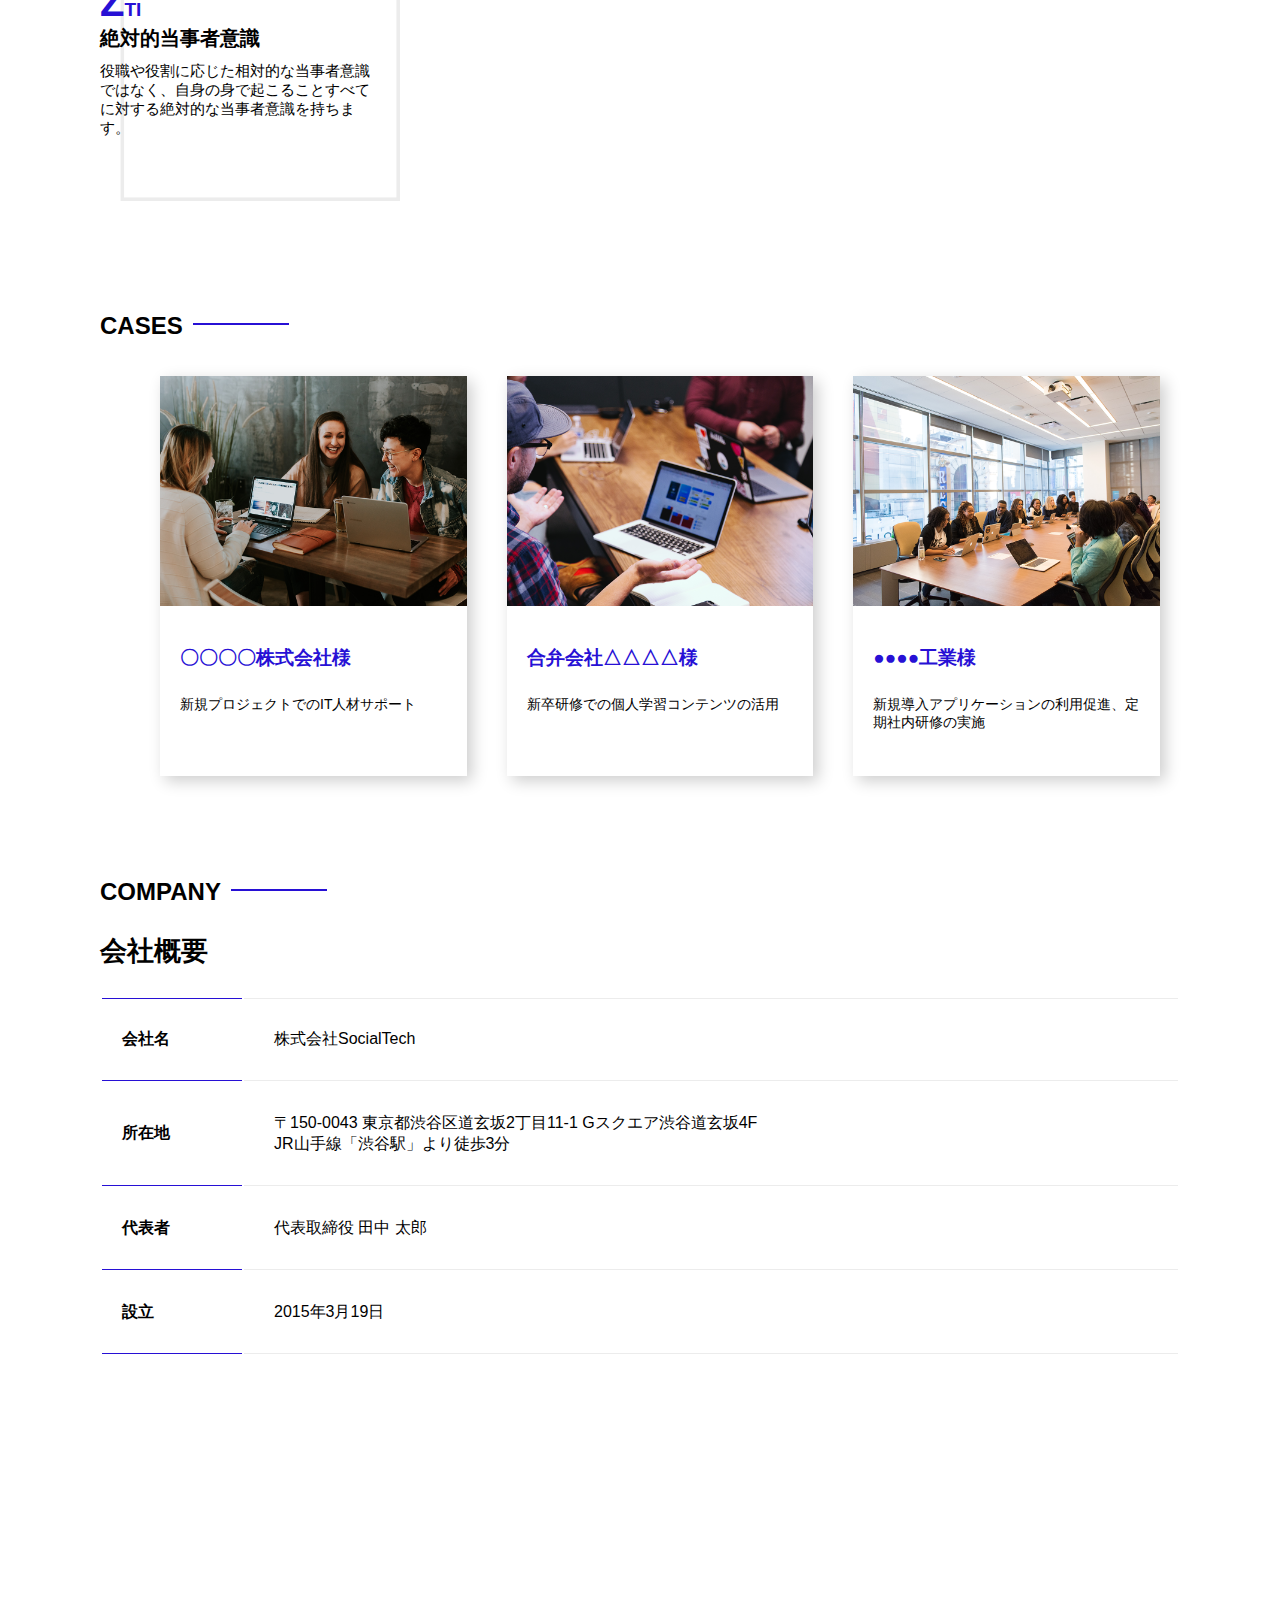
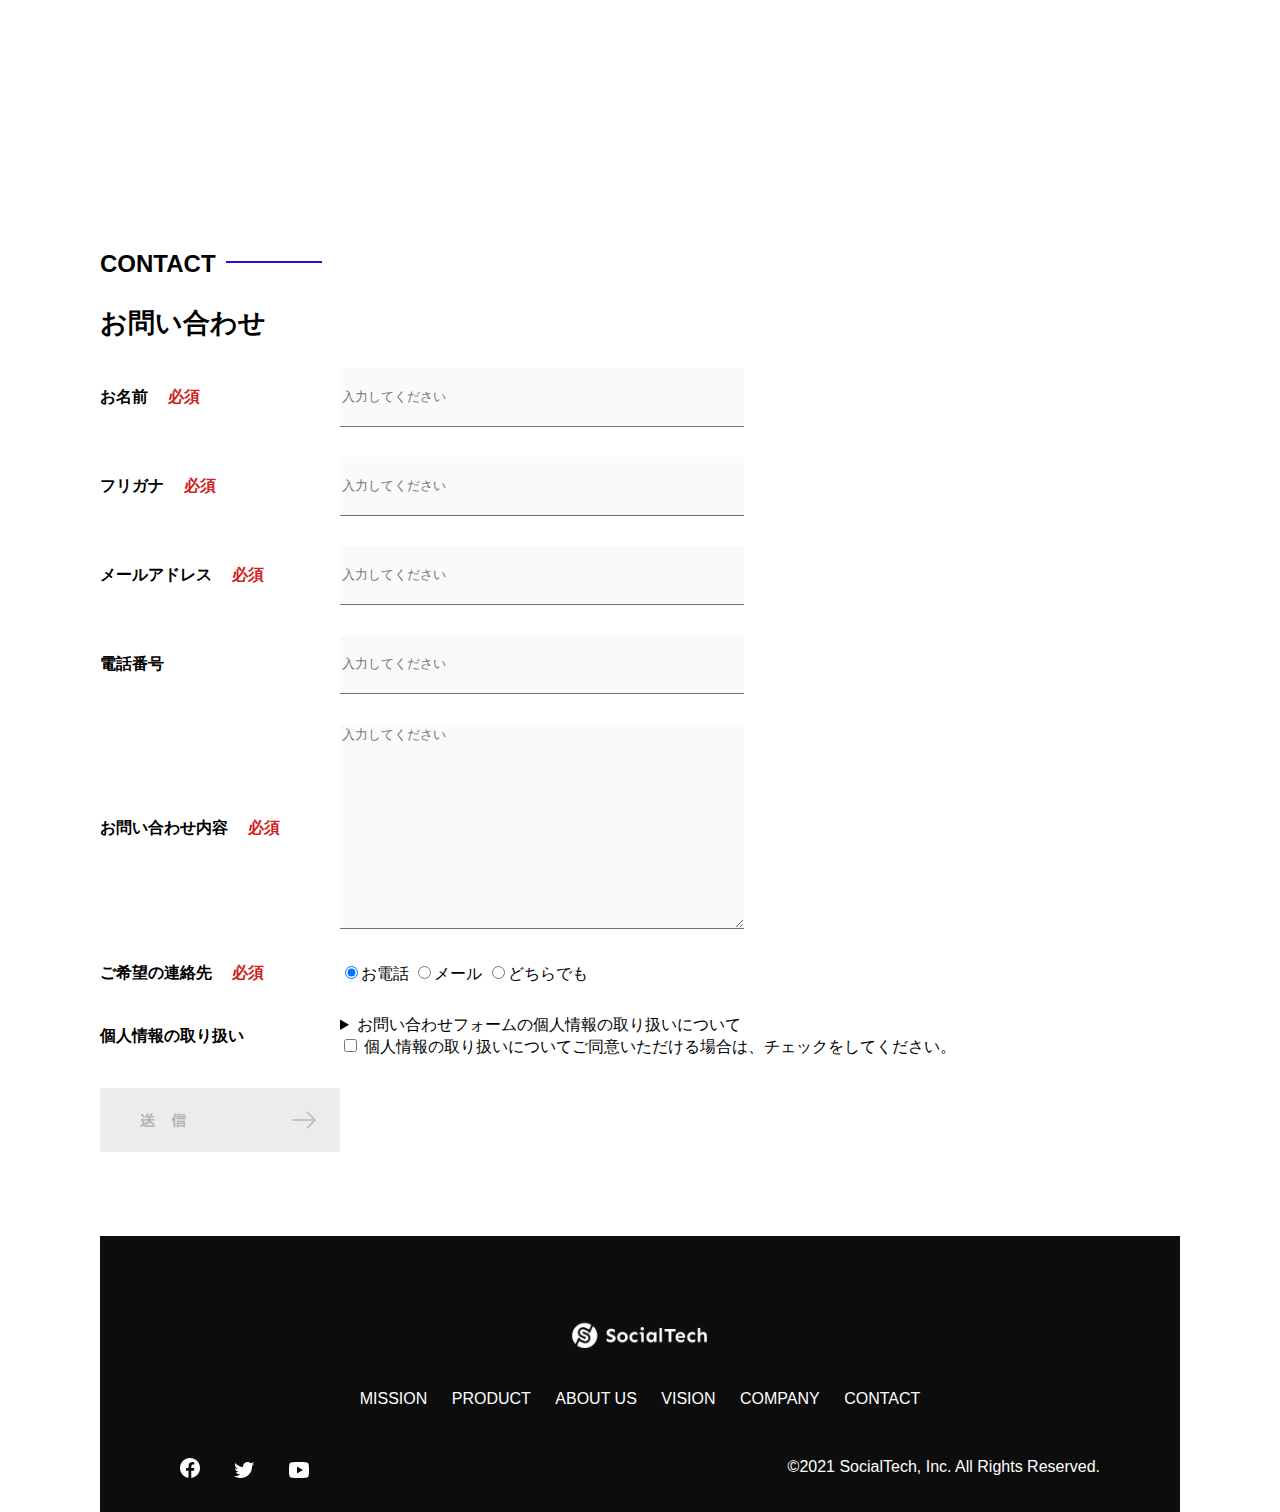
<file: kadai_012/socialtech_kadai_012/index.html>
<!DOCTYPE html>
<html>
  <head>
    <title>SocialTech</title>
    <meta charset="UTF-8" />
    <meta
      name="description"
      content="SocialTechはEdTech業界のリーディングカンパニーを目指します。"
    />
    <meta name="viewport" content="width=device-width, initial-scale=1.0" />
    <link rel="stylesheet" href="style.css" />
  </head>
  <body>
    <!-- ヘッダー -->
    <header>
      <!-- ロゴ -->
      <a href="index.html" id="logo"
        ><img src="images/logo.png" alt="トップページに戻る"
      /></a>

      <!-- PC用ナビゲーション -->
      <nav id="nav-pc">
        <a href="mission.html">MISSION</a>
        <a href="product.html">PRODUCT</a>
        <a href="index.html#aboutus">ABOUT US</a>
        <a href="index.html#vision">VISION</a>
        <a href="index.html#company">COMPANY</a>
        <a href="index.html#contact">CONTACT</a>
      </nav>
    </header>
    <main>
      <article>
        <!-- メインビジュアル -->
        <section id="main-visual">
          <div id="main-message">
            <h1>WORLD PEACE</h1>
            <p>IT教育で世界平和を実現する</p>
          </div>
          <img
            src="images/index/index-main.png"
            alt="PCの周りに集まる多国籍の仲間たち"
          />
        </section>
        <!--ミッション-->
        <section id="mission">
          <h2 class="index-h2">MISSION</h2>
          <div id="mission-flex">
            <div>
              <img
                id="mission-photo"
                src="images/index/index-mission.png"
                alt="屋外のベンチで写真を撮影する多国籍の仲間たち"
              />
              <h3>世界平和の実現</h3>
              <p>
                人類の悲願である世界平和。世界平和を脅かす様々な社会問題を解決するためには、イノベーションをどんどん起こしていく必要があります。SocialTechは、プログラミング教育を通してイノベーターを輩出することで、世界平和という大きなテーマに挑んでいきます。
              </p>
            </div>
            <div>
              <img id="s2dgs" src="images/index/s2dgs.png" alt="S2DGs" />
              <h3>S2DGsの実現</h3>
              <p>
                国連が掲げる「Sustainable Development
                Goals（持続可能な開発目標）」に含まれる17つのグローバル目標のうち、以下の5つの目標の実現をミッションとしてサービスを展開しています。
              </p>
              <a href="mission.html">
                <img src="images/button-more.png" alt="もっとみる" />
              </a>
            </div>
          </div>
        </section>
        <!-- プロダクト -->
        <section id="product">
          <h2 class="index-h2">PRODUCT</h2>
          <div>
            <div id="product-left">
              <div>
                <img
                  class="product-photo"
                  src="images/index/index-mantoman.png"
                  alt="PCでコードを書く男性"
                />
                <div class="product-explain">
                  <span>MAN TO MAN</span>
                  <h3>プログラミング教育</h3>
                  <p>
                    2013年より日本で唯一の専属講師によるマンツーマンのプログラミングレッスンを開始。AI/人工知能やウェブデザインの学習も可能です。
                  </p>
                </div>
              </div>
              <div>
                <img
                  class="product-photo"
                  src="images/index/index-career.png"
                  alt="笑顔で話し合う2人の男性"
                />
                <div class="product-explain">
                  <span>CAREER</span>
                  <h3>人材紹介事業</h3>
                  <p>
                    エンジニアへの転職に特化した履歴書や職務経歴書のアドバイスや面接対策を行い、豊富な求人の中から最適なキャリア選択を支援します。
                  </p>
                </div>
              </div>
            </div>
            <div id="product-right">
              <div>
                <img
                  class="product-photo"
                  src="images/index/index-media.png"
                  alt="スマートフォンを操作する人"
                />
                <div class="product-explain">
                  <span>MEDIA</span>
                  <h3>プログラミング学習メディア</h3>
                  <p>
                    月間200万人に読まれる日本最大級のプログラミング学習サイト「SocialTech
                    Blog」やYouTubeチャンネルにて学習情報を発信しています。
                  </p>
                </div>
              </div>
              <div>
                <img
                  class="product-photo"
                  src="images/index/index-b2b.png"
                  alt="講演中の男性とそれを聴く人々"
                />
                <div class="product-explain">
                  <span>B2B</span>
                  <h3>法人研修事業</h3>
                  <p>
                    社員のスキルアップ・資格取得・福利厚生を目的としたプログラミング法人研修。貴社の事業モデルに合わせた研修内容の提案を致します。
                  </p>
                </div>
              </div>
            </div>
          </div>
          <div>
            <a id="product-more" href="product.html">
              <img src="images/button-more.png" alt="もっとみる" />
            </a>
          </div>
        </section>
        <!---ABOUT US-->
        <section id="aboutus">
          <h2 class="index-h2">ABOUT US</h2>
          <h3>3つの組織文化</h3>
          <div>
            <table class="culture-table">
              <tr>
                <td>
                  <span class="culture-num">01</span>
                </td>
                <td>
                  <span class="culture-en">FLEXIBLE</span>
                  <span class="culture-jp">フレキシブル</span>
                </td>
              </tr>
              <tr>
                <td>
                  <!--空のセル-->
                </td>
                <td>
                  <p class="culture-description">
                    リモートワーク、フルフレックス、複業推奨など1人1人が最大限のパフォーマンスを発揮できる柔軟な働き方を促進しています。
                  </p>
                </td>
              </tr>
              <tr>
                <td>
                  <span class="culture-num">02</span>
                </td>
                <td>
                  <span class="culture-en">TEAL</span>
                  <span class="culture-jp">ティール</span>
                </td>
              </tr>
              <tr>
                <td>
                  <!--空のセル-->
                </td>
                <td>
                  <p class="culture-description">
                    会社全体を1つの生命体として捉え、お互いが深く結びついた一階層型
                    組織として部署・チーム関係なく課題解決をできる組織を目指しています。
                  </p>
                </td>
              </tr>
              <tr>
                <td>
                  <span class="culture-num">03</span>
                </td>
                <td>
                  <span class="culture-en">SELF REALIZATION</span>
                  <span class="culture-jp">自己実現</span>
                </td>
              </tr>
              <tr>
                <td>
                  <!--空のセル-->
                </td>
                <td>
                  <p class="culture-description">
                    クオーター毎に経営・部署・個人ごとにOKRを設定し個人のキャリアと
                    会社の目指す方向の軌道修正を行っております。
                  </p>
                </td>
              </tr>
            </table>
            <img
              class="culture-img"
              src="images/index/index-aboutus1.png"
              alt="笑顔で話し合う2人の女性"
            />
          </div>
          <img
            class="culture-img2"
            src="images/index/index-aboutus2.png"
            alt="笑顔で話し合う3人の男女"
          />
        </section>
        <!-- VISION -->
        <section id="vision">
          <h2 class="index-h2">VISION</h2>
          <h3>7つの行動指針</h3>
          <div>
            <div class="vision-box">
              <img src="images/index/vision-01.png" alt="01" />
              <span>
                <h4>CUSTOMER IS BOSS</h4>
                <h5>あなたのボスは顧客である</h5>
                <p>
                  私たちは常にお客様志向で行動し、お客様を喜ばせ、期待値を超えた感動を提供することを大切にします。
                </p>
              </span>
            </div>
            <div class="vision-box">
              <img src="images/index/vision-02.png" alt="02" />
              <span>
                <h4>MOVE FAST</h4>
                <h5>早さは価値</h5>
                <p>
                  素早く試し、素早く実行することで新しい気付きや発見を見つけていきます。
                </p>
              </span>
            </div>
            <div class="vision-box">
              <img src="images/index/vision-03.png" alt="03" />
              <span>
                <h4>IMPACT DRIVEN</h4>
                <h5>作業するのは仕事ではない</h5>
                <p>
                  問題から考え、成果とは何かを考え続け、インパクトのある成果を生むために仕事をしていきます。
                </p>
              </span>
            </div>
            <div class="vision-box">
              <img src="images/index/vision-04.png" alt="04" />
              <span>
                <h4>SAVE TIME, SAVE MONEY</h4>
                <h5>浪費は命取りになる</h5>
                <p>
                  少ないコストでできる方法を考えます。お金だけでなく、人の時間をいただいている自覚を持ち、あらゆるリソースを有意義に活用します。
                </p>
              </span>
            </div>
            <div class="vision-box">
              <img src="images/index/vision-05.png" alt="05" />
              <span>
                <h4>BE GENTLE</h4>
                <h5>「優しくない」をなくす</h5>
                <p>
                  社会をすこしずつ優しくしていきます。自分、家族、同僚、顧客、他人、全ての人に優しくいることを心がけます。
                </p>
              </span>
            </div>
            <div class="vision-box">
              <img src="images/index/vision-06.png" alt="06" />
              <span>
                <h4>ABC</h4>
                <h5>当たり前の事をバカにせずにちゃんとやる</h5>
                <p>
                  礼儀、健康、嘘をつかない。当たり前の事が出来ているかを常に自問し、当たり前の基準を高く持って行動します。
                </p>
              </span>
            </div>
            <div class="vision-box">
              <img src="images/index/vision-07.png" alt="07" />
              <span>
                <h4>ZTI</h4>
                <h5>絶対的当事者意識</h5>
                <p>
                  役職や役割に応じた相対的な当事者意識ではなく、自身の身で起こることすべてに対する絶対的な当事者意識を持ちます。
                </p>
              </span>
            </div>
          </div>
        </section>
        <!-- CASES -->
        <section id="cases">
          <h2 class id="index-h2">CASES</h2>
          <ul>
            <li class="case-card">
              <img class="case-img" src="images/index/case-1.png" alt="仲良く語り合う3人">
              <div class="case-info">
                <h4 class="case-name">〇〇〇〇株式会社様</h4>
                <p class="case-content">新規プロジェクトでのIT人材サポート</p>
              </div>
            </li>
              <li class="case-card">
                <img class="case-img" src="images/index/case-2.png" alt="PCでコンテンツを見る">
                <div class="case-info">
                  <h4 class="case-name">合弁会社△△△△様</h4>
                <p class="case-content">新卒研修での個人学習コンテンツの活用</p>
                </div>
              </li>
              <li class="case-card">
                <img class="case-img" src="images/index/case-3.png" alt="社内研修中の会議室">
                <div class="case-info">
                  <h4 class="case-name">●●●●工業様</h4>
                <p class="case-content">新規導入アプリケーションの利用促進、定期社内研修の実施</p>
                </div>
              </li>
          </ul>
        </section>

        <!-- COMPANY -->
        <section id="company">
          <h2 class="index-h2">COMPANY</h2>
          <h3>会社概要</h3>
          <table id="company-table">
            <tr>
              <th class="tableheader-first">会社名</th>
              <td class="cell-first">株式会社SocialTech</td>
            </tr>
            <tr>
              <th class="tableheader">所在地</th>
              <td class="cell">
                〒150-0043 東京都渋谷区道玄坂2丁目11-1 Gスクエア渋谷道玄坂4F<br />JR山手線「渋谷駅」より徒歩3分
              </td>
            </tr>
            <tr>
              <th class="tableheader">代表者</th>
              <td class="cell">代表取締役 田中 太郎</td>
            </tr>
            <tr>
              <th class="tableheader">設立</th>
              <td class="cell">2015年3月19日</td>
            </tr>
          </table>
          <iframe
            src="https://www.google.com/maps/embed?pb=!1m18!1m12!1m3!1d3241.7759544892483!2d139.69399665123464!3d35.65789123876098!2m3!1f0!2f0!3f0!3m2!1i1024!2i768!4f13.1!3m3!1m2!1s0x60188caa0042e8d1%3A0xba130bea826a7aa2!2z44CSMTUwLTAwNDMg5p2x5Lqs6YO95riL6LC35Yy66YGT546E5Z2C77yS5LiB55uu77yR77yR4oiS77yR!5e0!3m2!1sja!2sjp!4v1636872991912!5m2!1sja!2sjp"
            style="border: 0"
            allowfullscreen=""
            loading="lazy"
          >
          </iframe>
        </section>
        <!-- お問い合わせフォーム -->
        <section id="contact">
          <h2 class="index-h2">CONTACT</h2>
          <h3>お問い合わせ</h3>
          <form>
            <div>
              <div class="contact-heading">
                <label class="contact-label"
                  >お名前<span class="contact-span">必須</span></label
                >
              </div>
              <div class="contact-form">
                <input
                  type="text"
                  name="name"
                  placeholder="入力してください"
                  class="contact-textbox"
                />
              </div>
            </div>
            <div>
              <div class="contact-heading">
                <label class="contact-label"
                  >フリガナ<span class="contact-span">必須</span></label
                >
              </div>
              <div>
                <input
                  type="text"
                  name="hurigana"
                  placeholder="入力してください"
                  class="contact-textbox"
                />
              </div>
            </div>
            <div>
              <div class="contact-heading">
                <label class="contact-label"
                  >メールアドレス<span class="contact-span">必須</span></label
                >
              </div>
              <div>
                <input
                  type="text"
                  name="email"
                  placeholder="入力してください"
                  class="contact-textbox"
                />
              </div>
            </div>
            <div>
              <div class="contact-heading">
                <label class="contact-label">電話番号</label>
              </div>
              <div>
                <input
                  type="text"
                  name="tel"
                  placeholder="入力してください"
                  class="contact-textbox"
                />
              </div>
            </div>
            <div>
              <div class="contact-heading">
                <label class="contact-label"
                  >お問い合わせ内容<span class="contact-span">必須</span></label
                >
              </div>
              <div>
                <textarea
                  class="contact-textarea"
                  placeholder="入力してください"
                  name="message"
                ></textarea>
              </div>
            </div>
            <div>
              <div class="contact-heading">
                <label class="contact-label"
                  >ご希望の連絡先<span class="contact-span">必須</span></label
                >
              </div>
              <div>
                <input
                  class="radiobutton"
                  type="radio"
                  value="tel"
                  name="contact"
                  checked
                /><label>お電話</label>
                <input
                  class="radiobutton"
                  type="radio"
                  value="mail"
                  name="contact"
                /><label>メール</label>
                <input
                  class="radiobutton"
                  type="radio"
                  value="both"
                  name="contact"
                /><label>どちらでも</label>
              </div>
            </div>
            <div>
              <div class="contact-heading">
                <label class="contact-label">個人情報の取り扱い</label>
              </div>
              <div>
                <details>
                  <summary>
                    お問い合わせフォームの個人情報の取り扱いについて
                  </summary>
                  <div>
                    <span>１．組織の名称又は氏名</span><br />
                    株式会社SocialTech<br /><br />
                    <span
                      >２．個人情報保護管理者（若しくはその代理人）の氏名又は職名、所属及び連絡先
                      鈴木 一郎 コーポレート部</span
                    ><br />
                    メールアドレス：support@socialtech.net<br />
                    TEL：03-xxxx-xxxx<br />
                    <span>３．個人情報の利用目的</span><br />
                    ・本サービス及び本サービスに関連する情報の提供又はそれらに関する連絡のため<br />
                    ・ユーザーの本人確認のため<br />
                    ・当社サービスのご案内のため<br />
                    ・当社の商品等の広告または宣伝（電子メールによるものを含むものとします。）<br /><br />
                    <span>４．個人情報の取り扱い業務の委託</span><br />
                    個人情報の取扱業務の全部または一部を外部に業務委託する場合があります。<br />
                    その際、弊社は、個人情報を適切に保護できる管理体制を敷き実行していることを条件として<br />
                    委託先を厳選したうえで、機密保持契約を委託先と締結し、お客様の個人情報を厳密に管理させます。<br /><br />
                    <span>５．個人情報の開示等の請求</span><br />
                    お客様は、弊社に対してご自身の個人情報の開示等（利用目的の通知、開示、内容の訂正・追加・削除、利用の停止または消去、第三者への提供の停止）に関して、当社問合わせ窓口に申し出ることができます。<br />
                    その際、弊社はお客様ご本人を確認させていただいたうえで、合理的な期間内に対応いたします。<br /><br />
                    なお、個人情報に関する弊社問合わせ先は、次の通りです。<br /><br />
                    株式会社SocialTech　個人情報問合せ窓口<br />
                    〒150-0043　東京都渋谷区道玄坂2丁目11-1 Ｇスクエア渋谷道玄坂
                    4F<br />
                    メールアドレス：support@socialtech.net　TEL：03-xxxx-xxxx<br /><br />
                    <span>６．個人情報を提供されることの任意性について</span
                    ><br /><br />
                    お客様がご自身の個人情報を弊社に提供されるか否かは、お客様のご判断によりますが、もしご提供されない場合には、適切なサービスが提供できない場合がありますので予めご了承ください。
                  </div>
                </details>
                <input type="checkbox" name="agree" />
                <span
                  >個人情報の取り扱いについてご同意いただける場合は、チェックをしてください。</span
                >
              </div>
            </div>
            <input
              type="image"
              value="Submit"
              src="images/button-submit.png"
              alt="送信する"
            />
          </form>
        </section>
      </article>
      <footer>
        <div id="footer-logo">
          <img src="images/logo-sp.png" alt="SocialTech" />
        </div>
        <div id="footer-link">
          <a href="mission.html">MISSION</a>
          <a href="product.html">PRODUCT</a>
          <a href="index.html#aboutus">ABOUT US</a>
          <a href="index.html#vision">VISION</a>
          <a href="index.html#company">COMPANY</a>
          <a href="index.html#contact">CONTACT</a>
        </div>
        <div id="sns-footer">
          <a href="https://www.facebook.com/sejuku2013"
            ><img src="images/button-facebook.png" alt="Facebookのリンク"
          /></a>
          <a href="https://twitter.com/samuraijuku"
            ><img src="images/button-twitter.png" alt="Twitterのリンク"
          /></a>
          <a href="https://www.youtube.com/channel/UCCFOQO5aDK0xXam4cUQXT8g"
            ><img src="images/button-youtube.png" alt="YouTubeのリンク"
          /></a>
          <span id="copyright"
            >&copy;2021 SocialTech, Inc. All Rights Reserved.
          </span>
        </div>
      </footer>
    </main>
  </body>
</html>
</file>
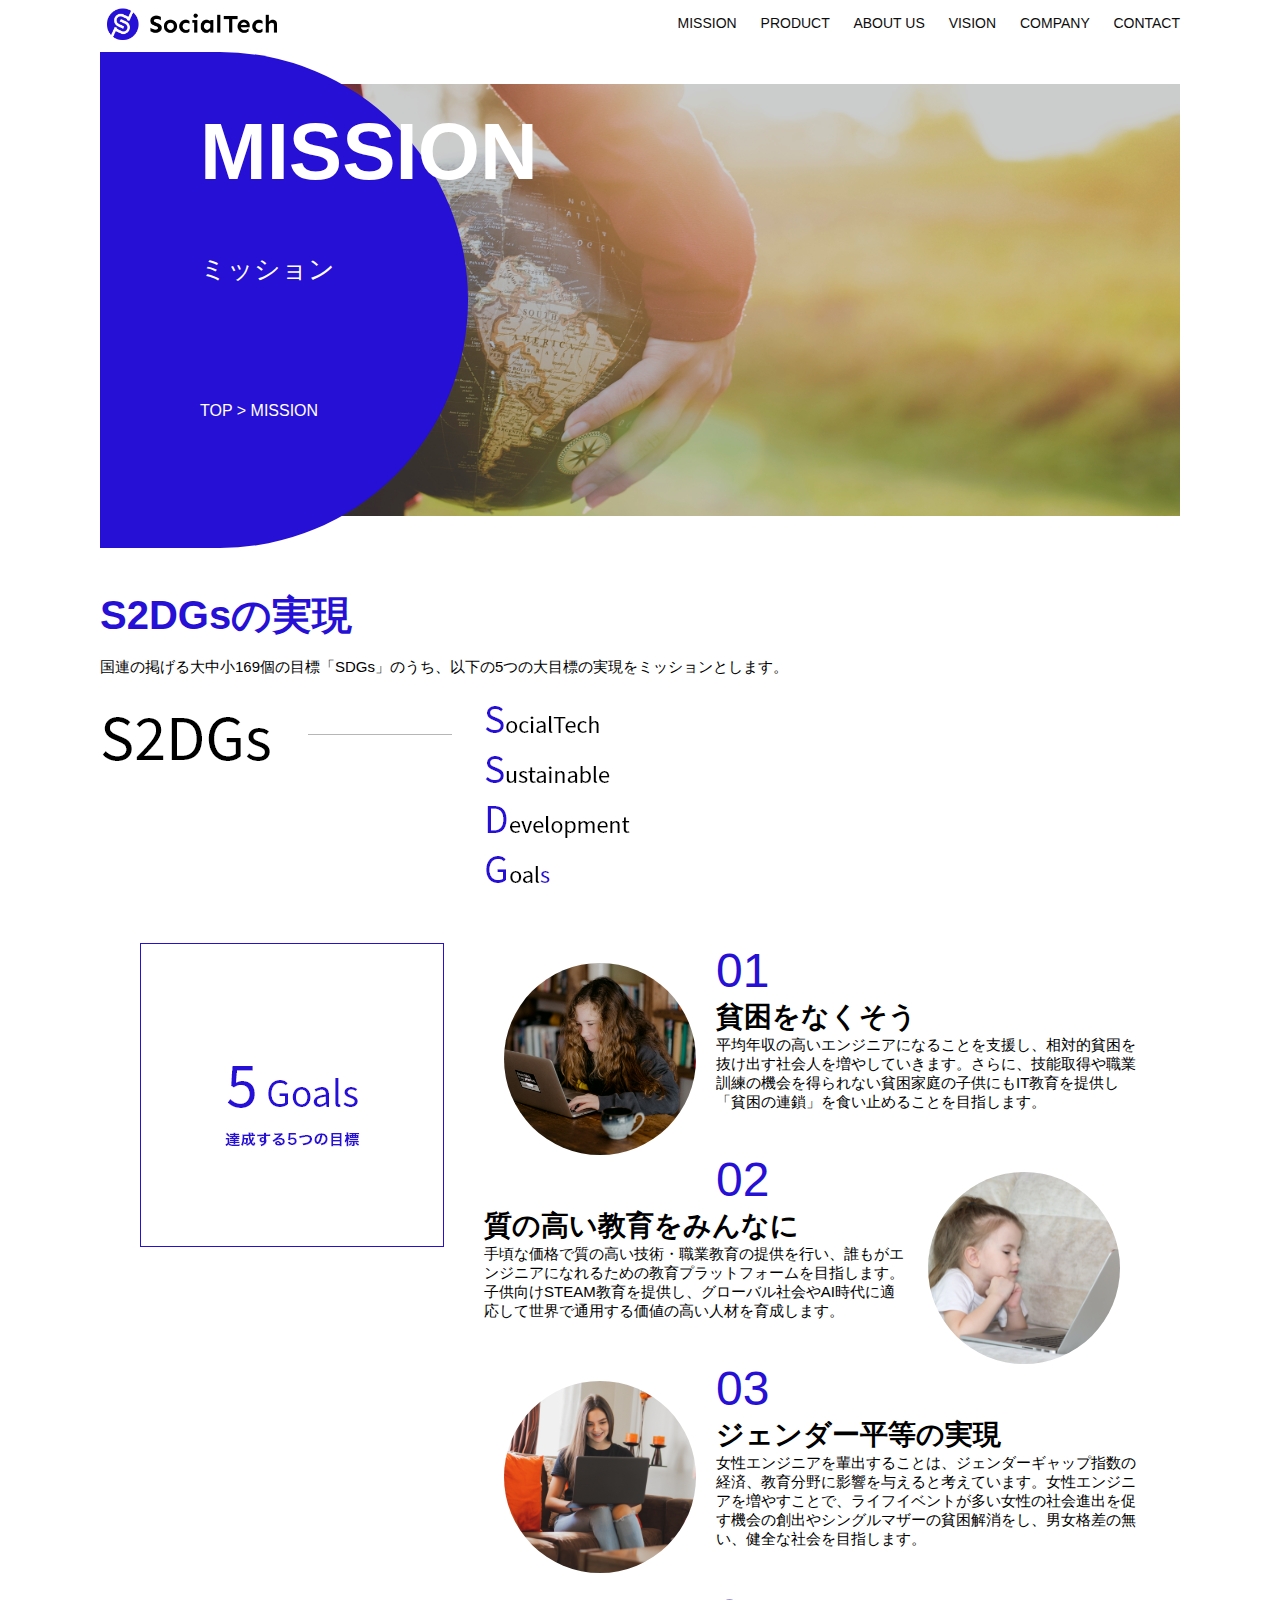
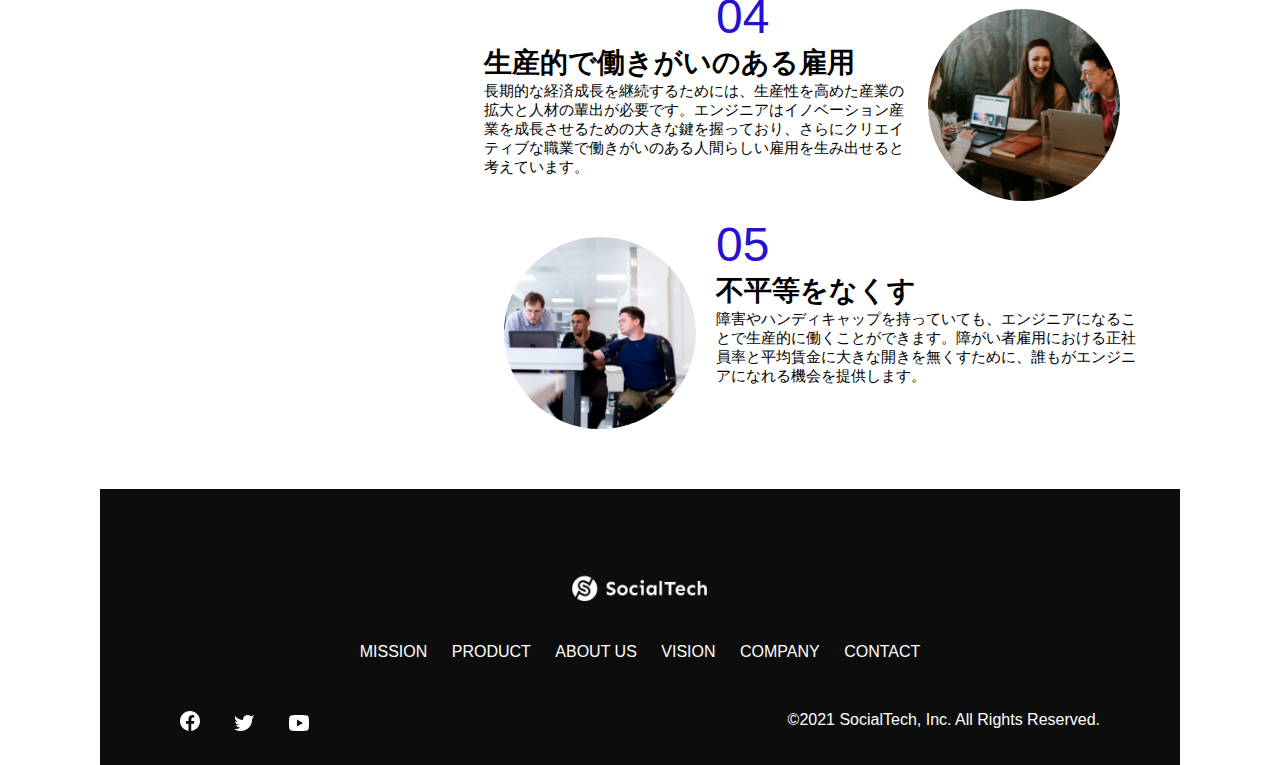
<file: kadai_tutorial_output/mission.html>
<!DOCTYPE html>
<html>
    <head>
        <title>SocialTech - MISSION ミッション -</title>
        <meta charset="UTF-8">
        <meta name="description" content="SocialTechが目指す5つの目標（S2DGs）を紹介します">
        <meta name="viewport" content="width=device-width,initial-scale=1.0">
        <link rel="stylesheet" href="style.css">
    </head>

    <body>
        <!--ヘッダー-->
        <header>
            <!--ロゴ-->
            <a href="index.html" id="logo"><img src="images/logo.png" alt="トップページに戻る"> </a>

            <!--PC用ナビゲーション-->
            <nav id="nav-pc">
                <a href="mission.html">MISSION</a>
                <a href="product.html">PRODUCT</a>
                <a href="index.html#aboutus">ABOUT US</a>
                <a href="index.html#vision">VISION</a>
                <a href="index.html#company">COMPANY</a>
                <a href="index.html#contact">CONTACT</a>
              </nav>
            
            <!--スマホ用メニューボタン-->
            <img id="menu-sp" src="images/button-menu.png" alt="ナビゲーションを開く" onclick="document.getElementById('nav-sp').style.display='block'">
        
            <!--スマホ用ナビゲーション-->
            <nav id="nav-sp">
                <img id="close" src="images/button-close.png" alt="ナビゲーションを閉じる" onclick="document.getElementById('nav-sp').style.display='none'">
                <a id="logo-sp" href="index.html" onclick="document.getElementByID('nav-sp').style.display='none'">
                <img src="images/logo-sp.png" alt="トップページに戻る"></a>
                <a class="menu" href="mission.html" onclick="document.getElementByID('nav-sp').style.display='none'">MISSION</a>
                <a class="menu" href="product.html" onclick="document.getElementByID('nav-sp').style.display='none'">PRODUCT</a>
                <a class="menu" href="index.html#aboutus" onclick="document.getElementByID('nav-sp').style.display='none'">ABOUT US</a>
                <a class="menu" href="index.html#vision" onclick="document.getElementByID('nav-sp').style.display='none'">VISION</a>
                <a class="menu" href="index.html#company" onclick="document.getElementByID('nav-sp').style.display='none'">COMPANY</a>
                <a class="menu" href="index.html#contact" onclick="document.getElementByID('nav-sp').style.display='none'">CONTACT</a>
            <div id="sns">
                <a href="https://www.facebook.com/sejuku2013"><img src="images/button-facebook.png" alt="Facebookのリンク"></a>
                <a href="https://twitter.com/samuraijuku"><img src="images/button-twitter.png" alt="Twitterのリンク"></a>
                <a href="https://www.youtube.com/channel/UCCFOQO5aDK0xXam4cUQXT8g"><img src="images/button-youtube.png" alt="YouTubeのリンク"></a>
            </div>
            </nav>
        </header>
        <main>
            <article>
                <section id="mission-main">
                    <div id="mission-title">
                        <h1>MISSION</h1>
                        <span>ミッション</span>
                        <div>TOP > MISSION</div>
                    </div>
                </section>

                <section id="mission-s2dgs">
                    <h2 class="mission-h2">S2DGsの実現</h2>
                    <p>国連の掲げる大中小169個の目標「SDGs」のうち、以下の5つの大目標の実現をミッションとします。</p>
                    <img src="images/mission/mission-s2dgs.png" alt="S2GDs">
                </section>

                <section id="mission-5goals">
                    <div>
                        <img id="s2gds-image" src="images/mission/mission-5goals.png" alt="5Goals">
                    </div>
                    <div>
                        <div>
                            <img class="fivegoals-image-left" src="images/mission/mission-5goals01.png" alt="PCを操作する女の子">
                            <span class="fivegoals-number">01</span>
                            <h3 class="fivegoals-h3">貧困をなくそう</h3>
                            <p class="fivegoals-p">平均年収の高いエンジニアになることを支援し、相対的貧困を抜け出す社会人を増やしていきます。さらに、技能取得や職業訓練の機会を得られない貧困家庭の子供にもIT教育を提供し「貧困の連鎖」を食い止めることを目指します。</p>
                        </div>

                        <div>
                            <img class="fivegoals-image-right" src="images/mission/mission-5goals02.png" alt="PCを見つめる小さい女の子">
                            <span class="fivegoals-number">02</span>
                            <h3 class="fivegoals-h3">質の高い教育をみんなに</h3>
                            <p class="fivegoals-p">手頃な価格で質の高い技術・職業教育の提供を行い、誰もがエンジニアになれるための教育プラットフォームを目指します。子供向けSTEAM教育を提供し、グローバル社会やAI時代に適応して世界で通用する価値の高い人材を育成します。</p>
                        </div>

                        <div>
                            <img class="fivegoals-image-left" src="images/mission/mission-5goals03.png" alt="PCを操作する女性">
                            <span class="fivegoals-number">03</span>
                            <h3 class="fivegoals-h3">ジェンダー平等の実現</h3>
                            <p class="fivegoals-p">女性エンジニアを輩出することは、ジェンダーギャップ指数の経済、教育分野に影響を与えると考えています。女性エンジニアを増やすことで、ライフイベントが多い女性の社会進出を促す機会の創出やシングルマザーの貧困解消をし、男女格差の無い、健全な社会を目指します。</p>
                        </div>

                        <div>
                            <img class="fivegoals-image-right" src="images/mission/mission-5goals04.png" alt="笑顔で話し合う3人の男女">
                            <span class="fivegoals-number">04</span>
                            <h3 class="fivegoals-h3">生産的で働きがいのある雇用</h3>
                            <p class="fivegoals-p">長期的な経済成長を継続するためには、生産性を高めた産業の拡大と人材の輩出が必要です。エンジニアはイノベーション産業を成長させるための大きな鍵を握っており、さらにクリエイティブな職業で働きがいのある人間らしい雇用を生み出せると考えています。</p>
                        </div>

                        <div>
                            <img class="fivegoals-image-left" src="images/mission/mission-5goals05.png" alt="障害を持つ男性が生き生きと働く様子">
                            <span class="fivegoals-number">05</span>
                            <h3 class="fivegoals-h3">不平等をなくす</h3>
                            <p class="fivegoals-p">障害やハンディキャップを持っていても、エンジニアになることで生産的に働くことができます。障がい者雇用における正社員率と平均賃金に大きな開きを無くすために、誰もがエンジニアになれる機会を提供します。</p>
                        </div>
                    </div>
                </section>
            </article>

        <footer>
            <div id="footer-logo">
                <img src="images/logo-sp.png" alt="SocialTech">
            </div>
            <div id="footer-link">
                <a href="mission.html">MISSION</a>
                <a href="product.html">PRODUCT</a>
                <a href="index.html#aboutus">ABOUT US</a>
                <a href="index.html#vision">VISION</a>
                <a href="index.html#company">COMPANY</a>
                <a href="index.html#contact">CONTACT</a>
            </div>
            <div id="sns-footer">
                <a href="https://www.facebook.com/sejuku2013"><img src="images/button-facebook.png" alt="Facebookのリンク"></a>
                <a href="https://twitter.com/samuraijuku"><img src="images/button-twitter.png" alt="Twitterのリンク"></a>
                <a href="https://www.youtube.com/channel/UCCFOQO5aDK0xXam4cUQXT8g"><img src="images/button-youtube.png" alt="YouTubeのリンク"></a>
                <span id="copyright">&copy;2021 SocialTech, Inc. All Rights Reserved.</span>
            </div>
        </footer>
    </main>
    </body>
    
</html>
</file>
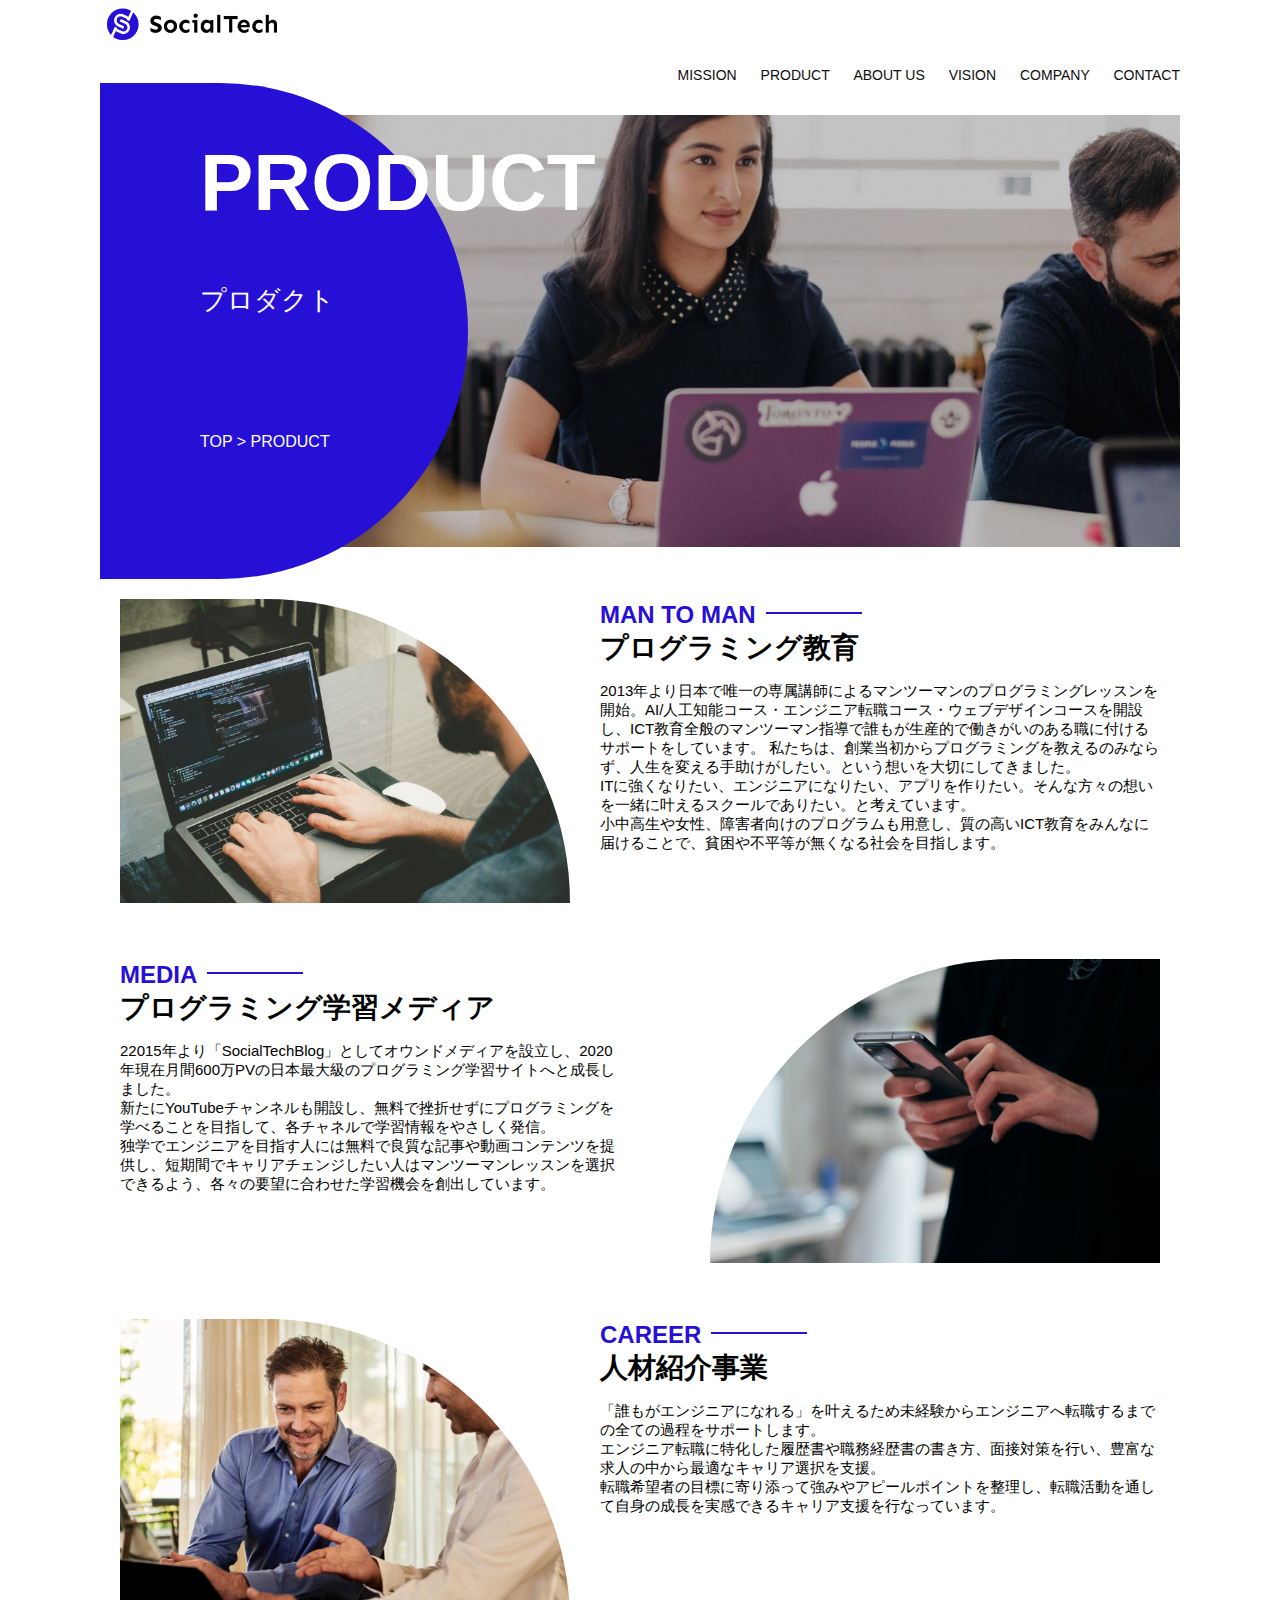
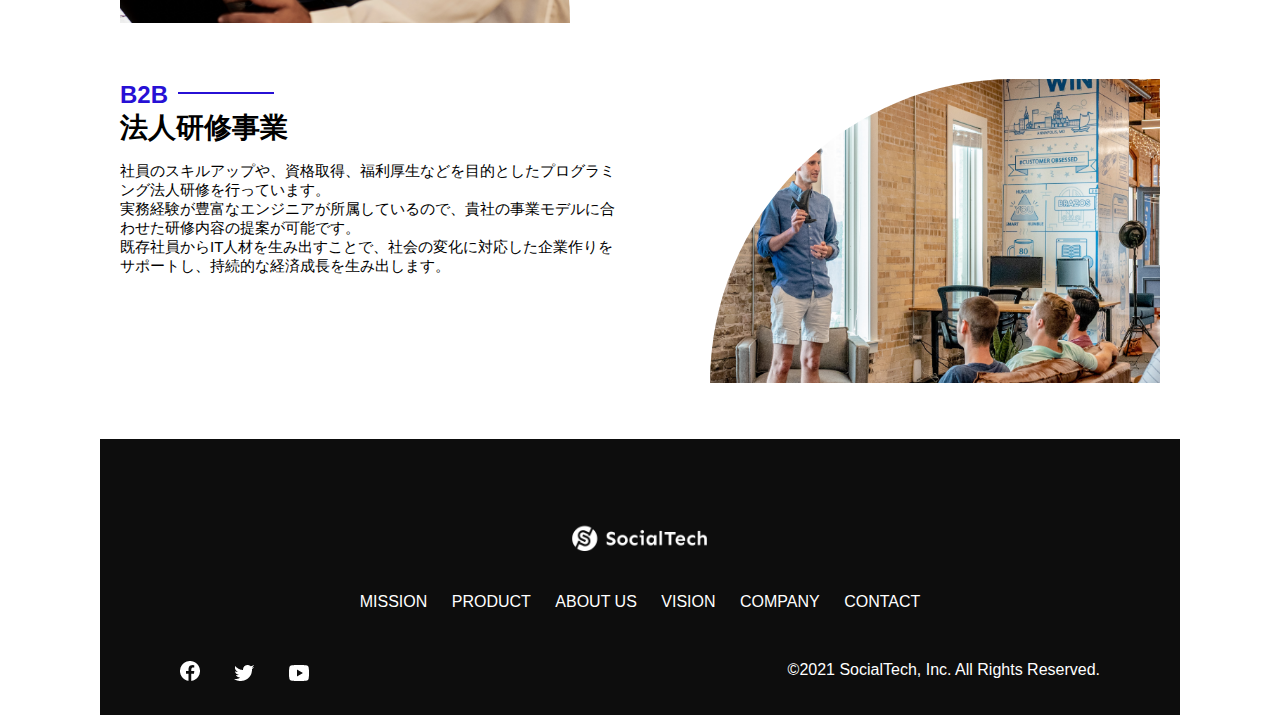
<file: kadai_tutorial_output/product.html>
<!DOCTYPE html>
<html>
<head>
    <title>SocialTech -PRODUCT プロダクト-</title>
    <meta charset="UTF-8">
    <meta name="description" content="SocialTechの4つのプロダクトを紹介します">
    <meta name="viewport" content="device-width,initial-scale=1.0">
    <link rel="stylesheet" href="style.css">
</head>

<body>
<!-- ロゴ -->
<a href="index.html" id="logo"><img src="images/logo.png" alt="トップページに戻る"></a>
  
<!-- PC用ナビゲーション -->
<nav id="nav-pc">
  <a href="mission.html">MISSION</a>
  <a href="product.html">PRODUCT</a>
  <a href="index.html#aboutus">ABOUT US</a>
  <a href="index.html#vision">VISION</a>
  <a href="index.html#company">COMPANY</a>
  <a href="index.html#contact">CONTACT</a>
</nav>

<!-- スマホ用メニューボタン -->
<img id="menu-sp" src="images/button-menu.png" alt="ナビゲーションを開く" onclick="document.getElementById('nav-sp').style.display = 'block'">

<!-- スマホ用ナビゲーション -->
<nav id="nav-sp">
  <img id="close" src="images/button-close.png" alt="ナビゲーションを閉じる" onclick="document.getElementById('nav-sp').style.display = 'none'">
  <a id="logo-sp" href="index.html" onclick="document.getElementById('nav-sp').style.display = 'none'"><img
      src="images/logo-sp.png" alt="トップページに戻る"></a>
  <a class="menu" href="mission.html" onclick="document.getElementById('nav-sp').style.display = 'none'">MISSION</a>
  <a class="menu" href="product.html" onclick="document.getElementById('nav-sp').style.display = 'none'">PRODUCT</a>
  <a class="menu" href="index.html#aboutus" onclick="document.getElementById('nav-sp').style.display = 'none'">ABOUT
    US</a>
  <a class="menu" href="index.html#vision"
    onclick="document.getElementById('nav-sp').style.display = 'none'">VISION</a>
  <a class="menu" href="index.html#company"
    onclick="document.getElementById('nav-sp').style.display = 'none'">COMPANY</a>
  <a class="menu" href="index.html#contact"
    onclick="document.getElementById('nav-sp').style.display = 'none'">CONTACT</a>
  <div id="sns">
    <a href="https://www.facebook.com/sejuku2013"><img src="images/button-facebook.png" alt="Facebookのリンク"></a>
    <a href="https://twitter.com/samuraijuku"><img src="images/button-twitter.png" alt="Twitterのリンク"></a>
    <a href="https://www.youtube.com/channel/UCCFOQO5aDK0xXam4cUQXT8g"><img src="images/button-youtube.png" alt="YouTubeのリンク"></a>
  </div>
</nav>
</header>
<main>
<article>
    <section id="product-main">
        <div id="product-title">
            <h1>PRODUCT</h1>
            <span>プロダクト</span>
            <div>TOP > PRODUCT</div>
        </div>
    </section>
    <section class="product-section1">
        <img src="images/product/product-mantoman.png" alt="PCでコードを書く男性">
        <div>
            <h2 class="product-h2">MAN TO MAN</h2>
            <h3 class="product-h3">プログラミング教育</h3>
            <p>2013年より日本で唯一の専属講師によるマンツーマンのプログラミングレッスンを開始。AI/人工知能コース・エンジニア転職コース・ウェブデザインコースを開設し、ICT教育全般のマンツーマン指導で誰もが生産的で働きがいのある職に付けるサポートをしています。
                私たちは、創業当初からプログラミングを教えるのみならず、人生を変える手助けがしたい。という想いを大切にしてきました。<br>ITに強くなりたい、エンジニアになりたい、アプリを作りたい。そんな方々の想いを一緒に叶えるスクールでありたい。と考えています。<br>小中高生や女性、障害者向けのプログラムも用意し、質の高いICT教育をみんなに届けることで、貧困や不平等が無くなる社会を目指します。
            </p>
        </div>
    </section>

    <section class="product-section2">
        <div>
            <h2 class="product-h2">MEDIA</h2>
            <h3 class="product-h3">プログラミング学習メディア</h3>
            <p>22015年より「SocialTechBlog」としてオウンドメディアを設立し、2020年現在月間600万PVの日本最大級のプログラミング学習サイトへと成長しました。<br>新たにYouTubeチャンネルも開設し、無料で挫折せずにプログラミングを学べることを目指して、各チャネルで学習情報をやさしく発信。<br>独学でエンジニアを目指す人には無料で良質な記事や動画コンテンツを提供し、短期間でキャリアチェンジしたい人はマンツーマンレッスンを選択できるよう、各々の要望に合わせた学習機会を創出しています。
            </p>
        </div>
        <img src="images/product/product-media.png" alt="スマートフォンを操作する人">
    </section>

    <section class="product-section1">
        <img src="images/product/product-career.png" alt="P笑顔で話し合う2人の男性">
        <div>
            <h2 class="product-h2">CAREER</h2>
            <h3 class="product-h3">人材紹介事業</h3>
            <p>「誰もがエンジニアになれる」を叶えるため未経験からエンジニアへ転職するまでの全ての過程をサポートします。<br>エンジニア転職に特化した履歴書や職務経歴書の書き方、面接対策を行い、豊富な求人の中から最適なキャリア選択を支援。<br>転職希望者の目標に寄り添って強みやアピールポイントを整理し、転職活動を通して自身の成長を実感できるキャリア支援を行なっています。<br>
            </p>
        </div>
    </section>

    <section class="product-section2">
        <div>
            <h2 class="product-h2">B2B</h2>
            <h3 class="product-h3">法人研修事業</h3>
            <p>社員のスキルアップや、資格取得、福利厚生などを目的としたプログラミング法人研修を行っています。<br>実務経験が豊富なエンジニアが所属しているので、貴社の事業モデルに合わせた研修内容の提案が可能です。<br>既存社員からIT人材を生み出すことで、社会の変化に対応した企業作りをサポートし、持続的な経済成長を生み出します。
            </p>
        </div>
        <img src="images/product/product-b2b.png" alt="講演中の男性とそれを聴く人々">
    </section>
    
</article>
<footer>
  <div id="footer-logo">
    <img src="images/logo-sp.png" alt="SocialTech">
  </div>
  <div id="footer-link">
    <a href="mission.html">MISSION</a>
    <a href="product.html">PRODUCT</a>
    <a href="index.html#aboutus">ABOUT US</a>
    <a href="index.html#vision">VISION</a>
    <a href="index.html#company">COMPANY</a>
    <a href="index.html#contact">CONTACT</a>
  </div>
  <div id="sns-footer">
    <a href="https://www.facebook.com/sejuku2013"><img src="images/button-facebook.png" alt="Facebookのリンク"></a>
    <a href="https://twitter.com/samuraijuku"><img src="images/button-twitter.png" alt="Twitterのリンク"></a>
    <a href="https://www.youtube.com/channel/UCCFOQO5aDK0xXam4cUQXT8g"><img src="images/button-youtube.png" alt="YouTubeのリンク"></a>
    <span id="copyright">&copy;2021 SocialTech, Inc. All Rights Reserved. </span>
  </div>
</footer>
</main>
</body>
</html>
</file>
<file: kadai_013/style.css>
/* PC、スマホ共通スタイル */
body {
  font-family: "Source Sans Pro", "Hiragino Kaku Gothic ProN", Meiryo, Arial,
    sans-serif;
}

p {
  font-size: 15px;
}

#main-visual>img {
  width: 100%;
}

/*================
PC用のスタイル 
=================*/
@media screen and (min-width: 768px) {
  /* 横幅設定 */
  body {
    max-width: 1080px;
    min-width: 960px;
    margin: 0 auto 0 auto;
  }

  /* ヘッダー */
  header {
    display: flex;
    justify-content: space-between;
  }

  /* ナビゲーションのレイアウト */
  #nav-pc {
    text-align: right;
    font-size: 14px;
    padding-top: 15px;
  }

  /* ナビゲーションのリンクの装飾設定 */
  #nav-pc>a {
    text-decoration: none;
    margin-left: 20px;
  }

  #nav-pc>a:link {
    color: #0d0d0d;
  }

  #nav-pc>a:visited {
    color: #0d0d0d;
  }

  #nav-pc>a:hover {
    color: #0d0d0d;
    text-decoration: underline;
  }

  #nav-pc>a:active {
    color: #0d0d0d;
  }

  /*SPナビゲーション非表示*/
  #menu-sp{
    display: none;
  }

  #nav-sp{
    display: none;
  }
}

/*スマホ関連*/
@media screen and (max-width: 767px) {
  
body{
  min-width: 375px;
  margin: 0;
}

/*PC用ナビゲーション非表示*/
#nav-pc{
  display: none;
}

/*ハンバーガーメニュー*/
#menu-sp{
  float: right;
  padding: 0;
}

/*スマホ用ナビゲーション*/
#nav-sp{
  background-color: #ce933e;
  position: absolute;
  left: 0;
  top: 0;
  height: 100%;
  width: 100%;
  display: none;
  z-index: 100;
}

/*✕ボタン*/
#close{
  position: absolute;
  top: 20px;
  right: 20px;
}

/*ナビゲーション用ロゴ*/
#logo-sp{
  margin: 80px 0 30px 20px;
}

#nav-sp>a{
  display: block;
}

/*リンク未訪問*/
#nav-sp >a:link{
  color: #ffffff;
}

/*リンク訪問済*/
#nav-sp>a:visited{
  color: #ffffff;
}

/*リンクホバー時*/
#nav-sp>a:hover{
  color: #ffffff;
  text-decoration: underline;
}

/*リンクアクティブ*/
#nav-sp>a:active{
  color: #ffffff;
}

#nav-sp>.menu{
  text-decoration: none;
  display: block;
  margin: 0 20px 0 20px;
  height: 44px;
  font-size: 16px;
  background-image: url(images/arrow.png);
  background-repeat: no-repeat;
  background-position: right top;
}
}
</file>
<file: kadai_tutorial_output/style.css>
/* PC、スマホ共通スタイル */
body {
  font-family: "Source Sans Pro", "Hiragino Kaku Gothic ProN", Meiryo, Arial,
    sans-serif;
}

p {
  font-size: 15px;
}

/*================
PC用のスタイル 
=================*/
@media screen and (min-width: 768px) {
  
/* 横幅設定 */
body {
  max-width: 1080px;
  min-width: 960px;
  margin: 0 auto 0 auto;
}



/* ヘッダー */
header {
  display: flex;
  justify-content: space-between;
}

/* ナビゲーションのレイアウト */
#nav-pc {
  text-align: right;
  font-size: 14px;
  padding-top: 15px;
}

/* ナビゲーションのリンクの装飾設定 */
#nav-pc>a {
  text-decoration: none;
  margin-left: 20px;
}

#nav-pc>a:link {
  color: #0d0d0d;
}

#nav-pc>a:visited {
  color: #0d0d0d;
}

#nav-pc>a:hover {
  color: #0d0d0d;
  text-decoration: underline;
}

#nav-pc>a:active {
  color: #0d0d0d;
}

/* メインビジュアル*/
#main-visual {
  position: relative;
  height: 400px;
}

#main-message {
  position: absolute;
  top: 0;
  left: 0;
  background-color: #2710d5;
  color: #ffffff;
  border-radius: 0 0 476px 0;
  max-width: 620px;
  height: 100%;
  width: 100%;
  z-index: 11;
}

#main-message>h1 {
  font-size: 60px;
  font-weight: bold;
  margin: 100px 0 0 50px;
}

#main-message>p {
  font-size: 28px;
  margin: 0 0 0 50px;
}

#main-visual>img {
  max-width: 620px;
  border-radius: 476px 0 0 0;
  position: absolute;
  top: 0;
  right: 0;
  z-index: 10;
}

/* 見出し */
h2 {
  margin: 40px 0 0 0;
}

h2::after {
  content: url("images/line.png");
  margin-left: 10px;
}

h3 {
  font-size: 27px;
}

/* ミッション */
#mission {
  margin: 80px auto 80px auto;
  width: 100%;
}

#mission-flex {
  width: 100%;
  display: flex;
}

#mission-flex>div {
  width: 50%;
  margin: 20px;
}

#mission-photo {
  width: 100%;
}

#s2dgs {
  margin-top: 50px;
}

/* プロダクト */
#product {
  background-color: #fafafa;
  width: 100%;
  margin: 80px 0 80px 0;
  padding: 10px 40px 0px 40px;
}

/* 外枠 */
#product>div {
  margin-top: 40px;
  display: flex;
}

/* 左のカラム */
#product-left {
  width: 50%;
  margin-right: 20px;
}

/* 右のカラム */
#product-right {
  width: 50%;
  margin-left: 20px;
  margin-top: 80px;
}

/* 画像＋説明の枠 */
#product-left>div {
  position: relative;
  height: 480px;
  margin-right: 20px;
}

#product-right>div {
  position: relative;
  height: 480px;
  margin-left: 20px;
}

/* 画像 */
.product-photo {
  width: 100%;
}

/* 説明文の枠 */
.product-explain {
  background-color: #ffffff;
  position: absolute;
  left: 0;
  top: 280px;
  margin: 0 40px 0 40px;
  padding: 20px;
  box-shadow: 5px 5px 10px rgba(0, 0, 0, 0.05);
}

/* 説明文の英語 */
.product-explain>span {
  color: #2710d5;
  font-weight: bold;
  font-size: 16px;
  margin: 0;
}

/* 説明文の見出し */
.product-explain>h3 {
  margin: 5px 0 5px 0;
}

/* 説明文 */
.product-explain>p {
  margin: 0;
}

/* 「もっとみる」ボタン */
#product-more {
  margin: 0 auto -42px auto;
}

/* ABOUT US */
#aboutus {
  margin: 80px auto 80px auto;
}

/* 3つの組織文化と画像を入れる枠 */
#aboutus>div {
  display: flex;
}

/* 画像 */
.culture-img {
  width: 100%;
  align-self: flex-start;
}

.culture-img2 {
  margin-top: 50px;
  width: 100%;
}

/* 3つの組織文化の表 */
.culture-table {
  max-width: 500px;
  margin-right: 50px;
}

/* 番号 */
.culture-num {
  font-size: 80px;
  color: #2710d5;
  margin: 0 20px 0 0;
}

/* 組織文化英語 */
.culture-en {
  color: #2710d5;
  font-weight: bold;
  font-size: 24px;
  display: block;
}

/* 組織文化日本語 */
.culture-jp {
  font-size: 28px;
  font-weight: bold;
}

/* 説明文 */
.culture-description {
  margin: 0;
}

/* ビジョン */
#vision {
  margin: 80px auto 80px auto;
}

/* セクション内の外枠 */
#vision>div {
  width: 100%;
  display: flex;
  justify-content: space-between;
  flex-wrap: wrap;
}

/* 7つの行動指針の枠 */
.vision-box {
  width: 300px;
  height: 300px;
  margin-bottom: 30px;
  position: relative;
}

.vision-box>img {
  width: 100%;
  height: auto;
  position: absolute;
  top: 0;
  left: 0;
  z-index: 30;
}

.vision-box>span {
  position: absolute;
  top: 0;
  left: 0;
  z-index: 31;
  margin-right: 20px;
}

.vision-box>span>h4 {
  color: #2710d5;
  font-size: 19px;
  margin: 80px 0 0 0;
  Ï
}

.vision-box>span>h4::first-letter {
  font-size: 40px;
}

.vision-box>span>h5 {
  font-size: 20px;
  margin: 0 0 0 0;
}

.vision-box>span>p {
  margin: 10px 0 0 0;
}

/*CASES*/
#cases{
  margin: 40px 0 40px 0;
  width: 100%;
}

ul{
  display: flex;
  list-style: none;
}

li{
  width: 33%;
  margin: 20px;
}

.case-card{
  background-color: #ffffff;
  min-height: 400px;
  box-shadow:  5px 5px 15px  rgba(0, 0, 0,0.2);
}

.case-img{
  width: 100%;
}

.case-info{
  padding: 10px 20px 10px 20px;
}

.case-name{
  color: #2710d5;
  font-size: 19px;
}

.case-content{
  font-size: 14px;
}


/* 会社概要 */
#company {
  margin: 80px auto 80px auto;
}

#company-table {
  width: 100%;
}

.tableheader {
  text-align: left;
  padding: 20px;
  border-bottom-color: #2710d5;
  border-bottom-width: 1px;
  border-bottom-style: solid;
  width: 100px;
}

.tableheader-first {
  text-align: left;
  padding: 20px;
  border-bottom-color: #2710d5;
  border-bottom-width: 1px;
  border-bottom-style: solid;
  border-top-color: #2710d5;
  border-top-width: 1px;
  border-top-style: solid;
  width: 100px;
}

.cell {
  padding: 30px;
  border-bottom-color: #ececec;
  border-bottom-width: 1px;
  border-bottom-style: solid;
}

.cell-first {
  padding: 30px;
  border-bottom-color: #ececec;
  border-bottom-width: 1px;
  border-bottom-style: solid;
  border-top-color: #ececec;
  border-top-width: 1px;
  border-top-style: solid;
}

#company>iframe {
  width: 100%;
  height: 368px;
  margin-top: 40px;
}

/* お問い合わせ */
#contact {
  margin: 80px auto 80px auto;
}

/* 外枠 */
#contact>form>div {
  display: flex;
  flex-direction: row;
  flex-wrap: wrap;
  padding-bottom: 30px;
}

/* 左列の見出し */
.contact-heading {
  width: 240px;
  align-self: center;
}

/* 見出しのラベル */
.contact-label {
  font-weight: bold;
}

/* 必須 */
.contact-span {
  color: #ce2222;
  margin: 0 0 0 20px;
  font-weight: bold;
}

/* テキストボックス */
.contact-textbox {
  border-top: 0;
  border-left: 0;
  border-right: 0;
  border-bottom-width: 1px;
  border-bottom-color: #707070;
  border-bottom-style: solid;
  background-color: #fafafa;
  width: 400px;
  height: 56px;
}

/* お問い合わせ内容のテキストエリア */
.contact-textarea {
  border-top: 0;
  border-left: 0;
  border-right: 0;
  border-bottom-width: 1px;
  border-bottom-color: #707070;
  border-bottom-style: solid;
  background-color: #fafafa;
  width: 400px;
  height: 200px;
}

/* 個人情報の取り扱い */
details {
  width: 700px;
}

details>div {
  background-color: #fafafa;
  padding: 20px;
}

details>div>span {
  font-weight: bold;
}

/* フッター */
footer {
  background-color: #0d0d0d;
  text-align: center;
  padding: 80px 80px 30px 80px;
}

#footer-logo {
  margin-bottom: 30px;
}

#footer-link {
  margin-bottom: 50px;
}
#footer-link > a {
  text-decoration: none;
  margin: 10px;
}
#footer-link > a:link {
  color: #ffffff;
}
#footer-link > a:visited {
  color: #ffffff;
}
#footer-link > a:hover {
  color: #ffffff;
  text-decoration: underline;
}
#footer-link > a:active {
  color: #ffffff;
}

#sns-footer {
  text-align: left;
  width: 100%;
}

#sns-footer > a {
  margin-right: 30px;
}

#copyright {
  color: #ffffff;
  float: right;
}

/*スマホ用ナビとハンバーガメニューの非表示*/

#nav-sp,
#menu-sp{
  display: none;
}

/*ミッション*/
#mission-main{
  height: 496px;
  width: 100%;
  background-image: url(images/mission/mission-main.png);
  background-repeat: no-repeat;
  background-position-y: center;
}

#mission-title{
  background-color: #2710d5;
  width: 368px;
  color: #ffffff;
  height: 496px;
  border-radius: 0 248px 248px 0;
  position: relative;
}

#mission-title>h1{
  position: absolute;
  top: 0;
  left: 100px;
  font-size: 80px;
}

#mission-title>span{
  position: absolute;
  top: 200px;
  left: 100px;
  font-size: 26px;
}

#mission-title>div{
  position: absolute;
  top: 350px;
  left: 100px;
  font-size: 16px;
}

/*ミッションのS2GDs*/
#mission-s2gds{
  width: 100%;
  margin: 20px;
}

.mission-h2{
  color: #2710d5;
  font-size: 40px;
}

.mission-h2::after{
  content: none;
}

/*5Goals*/
#mission-5goals{
  margin: 20px;
  display: flex;
}

#mission-5goals>div{
  flex-grow: 1;
  padding: 20px;
}

#mission-5goals>div>div{
  margin-bottom: 40px;
}

.fivegoals-image-right{
  float: right;
  margin: 20px;
}

.fivegoals-image-left{
  float: left;
  margin: 20px;
}

.fivegoals-number{
  color: #2710d5;
  font-size: 48px;
  margin: 0;
}

.fivegoals-h3{
  font-size: 28px;
  margin: 0;
}

.fivegoals-p{
  margin: 0;
}

/*プロダクト*/
#product-main{
  height: 496px;
  width: 100%;
  background-image: url(images/product/product-main.png);
  background-repeat: no-repeat;
  background-position-y: center;
}

#product-title{
  background-color: #2710d5;
  width: 368px;
  color: #ffffff;
  height: 496px;
  border-radius: 0 248px 248px 0;
  position: relative;
}

#product-title>h1{
  position: absolute;
  top: 0;
  left: 100px;
  font-size: 80px;
}

#product-title>span{
  position: absolute;
  top: 200px;
  left: 100px;
  font-size: 26px;
}

#product-title>div{
  position: absolute;
  top: 350px;
  left: 100px;
  font-size: 16px;
}

.product-section1{
  position: relative;
  margin: 20px;
  height: 340px;
}

.product-section1>img{
  position: absolute;
  top: 0;
  left: 0;
  width: 450px;
  margin: 0 40px 30px 0;
  border-radius: 0 432px 0 0;
}

.product-section1>div{
  position: absolute;
  top: 0;
  left: 480px;
}

.product-section2{
  position: relative;
  margin: 20px;
  height: 340px;
}

.product-section2>img{
  position: absolute;
  top: 0;
  right: 0;
  width: 450px;
  margin: 0 0 30px 40px;
  border-radius: 432px 0 0 0 ;
}

.product-section2>div{
  width: 500px;
  position: absolute;
  top: 0;
  left: 0;
}

.product-h2{
  color: #2710d5;
  font-size: 24px;
  margin: 0;
}

.product-h3{
  font-size: 28px;
  margin: 0;
}



}

/*====================
スマホ用スタイル
====================*/
@media screen and (max-width: 767px) {
  body {
    min-width: 375px;
    margin: 0;
  }

  /* PC用ナビゲーション非表示 */
  #nav-pc {
    display: none;
  }

  /* ハンバーガーメニュー */
  #menu-sp {
    float: right;
    padding: 0;
  }

  /* スマホ用ナビゲーションの表示切替 */
  /* 初期状態、レイアウトと非表示設定 */
  #nav-sp {
    background-color: #2710d5;
    position: absolute;
    left: 0;
    top: 0;
    height: 100%;
    width: 100%;
    display: none;
    z-index: 100;
  }

  /* ×ボタン */
  #close {
    position: absolute;
    top: 20px;
    right: 20px;
  }

  /* ナビゲーションメニュー用ロゴ */
  #logo-sp {
    margin: 80px 0 30px 20px;
  }

  /* ナビゲーションのリンクの装飾設定 */
  #nav-sp > a {
    display: block;
  }

  #nav-sp > a:link {
    color: #ffffff;
  }
  #nav-sp > a:visited {
    color: #ffffff;
  }
  #nav-sp > a:hover {
    color: #ffffff;
    text-decoration: underline;
  }
  #nav-sp > a:active {
    color: #ffffff;
  }
  #nav-sp > .menu {
    text-decoration: none;
    display: block;
    margin: 0 20px 0 20px;
    height: 44px;
    font-size: 16px;
    background-image: url("images/arrow.png");
    background-repeat: no-repeat;
    background-position: right top;
  }
  #sns {
    position: absolute;
    bottom: 20px;
    left: 20px;
  }
  #sns > a {
    margin-right: 30px;
  }

   /* メインビジュアル */
   #main-visual {
     position: relative;
     height: 470px;
     width: 100%;
     overflow: hidden;
   }
   #main-visual > div {
     position: absolute;
     top: 0;
     left: 0;
     background-color: #2710d5;
     color: white;
     border-radius: 0 0 476px 0;
     text-align: center;
     height: 280px;
     width: 100%;
     z-index: 11;
   }
   #main-visual > div > h1 {
     font-size: 28px;
     margin: 90px 0 0 0;
   }
 
   #main-visual > div > p {
     margin: 0;
   }
 
   #main-visual > img {
     width: 100%;
     border-radius: 476px 0 0 0;
     z-index: 10;
     position: absolute;
     bottom: 0;
     right: 0;
   }

   h2::after{
    content: url(images/line.png);
    margin-left: 10px;
   }

   h3{
    font-size: 24px;
    margin: 10px 0 0 0;
   }

   #mission{
    margin: 20px 0 20px 0;
   }

   #mission-photo{
    width: 100%;
   }

   #s2dgs{
    width: 100%;
   }

/*プロダクト*/
   #product{
    background-color: #fafafa;
    padding-top: 10px;
   }

   #product h2{
    margin-left: 20px;
   }

   #product-left,
   #product-right{
    margin-right: 20px;
    margin-left: 20px;
   }

   #product-left>div,
   #product-right>div{
    position: relative;
    height: 540px;
   }

   .product-explain{
    background-color: #ffffff;
    position: absolute;
    left: 0;
    bottom: 50px;
    padding: 20px 20px 20px 20px;
    box-shadow: 5px 5px 10px rgba(0, 0, 0, 0.05);
   }

   .product-explain>span{
    color: #2710d5;
    font-weight: bold;
    font-size: 16px;
    margin: 0;
   }

   .product-explain>h3{
    margin: 10px 0 10px 0;
   }

   .product-photo{
    width: 100%;
   }

   #product-more>img{
    margin: 0 0 -42px 20px;
   }

   /*ABOUT US*/
   #aboutus{
    margin: 80px 20px 80px 20px;
   }

   #aboutus>div{
    display: flex;
    flex-direction: column;
   }

   .culture-table {
    width: 100%;
    padding-right: 20px;
    order: 2;
  }

  .culture-img {
    width: 100%;
    order: 1;
  }

   .culture-img2{
    width: 100%;
   }

   .culture-num{
    font-size: 80px;
    color: #2710d5;
   }

   .culture-en{
    color: #2710d5;
    font-weight: bold;
    font-size: 24px;
    display: block;
   }

   .culture-jp{
    display: block;
   }

   .culture-description{
    margin: 0;
   }

   /*ビジョン*/
   #vision{
    margin: 80px 20px 80px 20px;
   }

   .vision-box{
    width: 300px;
    height: 300px;
    margin-bottom: 30px;
    position: relative;
   }

   .vision-box>img{
    width: 100%;
    height: auto;
    position: absolute;
    top: 0;
    left: 0;
    z-index: 30;
   }

   .vision-box>span{
    position: absolute;
    top: 0;
    left: 0;
    z-index: 31;
    margin-right: 20px;
   }

   .vision-box>span>h4{
    color: #2710d5;
    font-size: 19px;
    margin: 60px 0 0 0;
   }

   .vision-box>span>h5{
    font-size: 20px;
    margin: 0;
   }

   .vision-box>span>p{
    margin: 10px 0 0 0;
   }

   /*カンパニー*/
   #company{
    margin:0 20px 0 20px;
   }

   #company>h3{
    margin-bottom: 20px;
   }

   #company>table{
    width: 100%;
   }

   .tableheader-first{
    text-align: left;
    padding: 20px;
    border-bottom-color: #2710d5;
    border-bottom-width: 1px;
    border-bottom-style: solid;
    border-top-color: #2710d5;
    border-top-width: 1px;
    border-top-style: solid;
    width: 50px;
   }

   .tableheader{
    text-align: left;
    padding: 20px;
    border-bottom-color: #2710d5;
    border-bottom-width: 1px;
    border-bottom-style: solid;
    width: 50px;
   }

   .cell{
    padding: 20px;
    border-bottom-color: #ececec;
    border-bottom-width: 1px;
    border-bottom-style: solid;
   }

   .cell-first{
    border-bottom-color: #ececec;
    border-bottom-width: 1px;
    border-bottom-style: solid;
    border-top-color: #ececec;
    border-top-width: 1px;
    border-top-style: solid;
   }

   #company>iframe{
    width: 100%;
    height: 240px;
    margin: 40px 0 0 0;
   }

   /*コンタクト*/
   #contact{
    margin: 80px 20px 80px 20px;
   }

   #contact>h3{
    margin-bottom: 20px;
   }

   #contact>form>div{
    margin-bottom: 20px;
   }

   .contact-heading{
    margin-bottom: 20px;
   }

   .contact-table{
    font-weight: bold;
   }

   .contact-span{
    color: #ce2222;
    margin-left: 20px;
    font-weight: bold;
   }

   .contact-textbox{
    height: 50px;
    border-top: 0;
    border-left: 0;
    border-right: 0;
    background-color: #fafafa;
    border-bottom-color: #707070;
    border-bottom-width: 1px;
    border-bottom-style: solid;
    min-width: 300px;
    width: 100%;
   }

   .contact-textarea{
    height: 150px;
    border-top: 0;
    border-left: 0;
    border-right: 0;
    background-color: #fafafa;
    width: 100%;
   }

   .radiobutton{
    margin-bottom: 20px;
   }

   .radiobutton+label::after{
    content: "\A";
    white-space: pre;
   }

   /*フッター*/
   footer{
    background-color: #0d0d0d;
    padding: 30px 20px 50px 20px;
   }

   #footer-logo{
    margin-bottom: 30px;
   }

   #footer-link{
    margin-bottom: 50px;
   }

   #footer-link>a{
    text-decoration: none;
    margin: 0 20px 30px 0;
    display: block;
    background-image: url(images/arrow.png);
    background-repeat: no-repeat;
    background-position: right top;
   }

   #footer-link>a:link{
    color: #ffffff;
   }

   #footer-link > a:visited{
    color: #ffffff;
   }

   #footer-link>a:hover{
    color: #ffffff;
    text-decoration: underline;
   }

   #footer-link>a:active{
    color: #ffffff;
   }

   /*SNSとコピーライト*/
   #sns-footer>a{
    margin-right: 30px;
   }

   #copyright{
    font-size: 12px;
    display: block;
    margin-top: 30px;
    color: #ffffff;
   }

   /*ミッション*/
   #mission-main{
    height: 256px;
    width: 100%;
    background-image: url(images/mission/mission-main.png);
    background-repeat: no-repeat;
    background-position-y: center;
    background-size: auto 280px;
   }

   #mission-title{
    background-color: #2710d5;
    width: 136px;
    color: #ffffff;
    height: 256px;
    border-radius: 0 248px 248px 0;
    position: relative;
   }

   #missoion-title>h1{
    position: absolute;
    top: 0;
    left: 20px;
    font-size: 40px;
   }

   #mission-title>span{
    position: absolute;
    top: 110px;
    left: 20px;
    font-size: 18px;
   }

   #mission-title>div{
    position: absolute;
    top: 180px;
    left: 20px;
    font-size: 13px;
   }

   /*s2Gds*/
   #mission-s2gds{
    margin: 20px;
   }

   .mission-h2{
    color: #2710d5;
    font-size: 38px;
    margin: 0;
   }

   .mission-h2::after{
    content: none;
   }

   #mission-s2gds>img{
    width: 100%;
   }

   /*5Goals*/
   #mission-5goals{
    margin: 20px 20px 20px 20px;
   }

   #mission-5goals>div>div{
    margin-bottom: 40px;
   }

   #s2gds-image{
    width: 100%;
   }

   .fivegoals-image-right{
    margin: 20px auto 20px auto;
    display: block;
   }

   .fivegoals-image-left{
    margin: 20px auto 20px auto;
    display: block;
   }

   .fivegoals-number{
    color: #2710d5;
    font-size: 48px;
    margin: 0;
   }

   .fivegoals-h3{
    font-size: 28px;
    margin: 0;
   }

   .fivegoals-p{
    margin: 0;
   }

   /*プロダクト*/
   #product-main {
    height: 256px;
    width: 100%;
    background-image: url("images/product/product-main.png");
    background-repeat: no-repeat;
    background-position-y: center;
    background-size: auto 208px;
  }
  #product-title {
    background-color: #2710d5;
    width: 136px;
    color: #ffffff;
    height: 256px;
    border-radius: 0 248px 248px 0;
    position: relative;
  }
  #product-title > h1 {
    position: absolute;
    top: 0;
    left: 20px;
    font-size: 40px;
  }
  #product-title > span {
    position: absolute;
    top: 110px;
    left: 20px;
    font-size: 18px;
  }
  #product-title > div {
    position: absolute;
    top: 180px;
    left: 20px;
    font-size: 13px;
  }

  .product-section1{
    margin: 20px;
  }

  .product-section1>img{
    width: 100%;
    border-radius: 0 300px 0 0;
  }

  .product-section2{
    margin: 20px;
    display: flex;
    flex-direction: column;
  }

  .product-section2>img{
    order: 1;
    width: 100%;
    border-radius: 300px 0 0 0;
  }

  .product-section2>div{
    order: 2;
  }

  .product-h2{
    color: #2710d5;
    font-size: 24px;
    margin: 0;
  }

  .product-h3{
    font-size: 28px;
    margin: 0;
  }
}
</file>
<file: kadai_012/socialtech_kadai_012/style.css>
/* PC、スマホ共通スタイル */
body {
  font-family: "Source Sans Pro", "Hiragino Kaku Gothic ProN", Meiryo, Arial,
    sans-serif;
}

p {
  font-size: 15px;
}

/*================
PC用のスタイル 
=================*/
/* 横幅設定 */
body {
  max-width: 1080px;
  min-width: 960px;
  margin: 0 auto 0 auto;
}

/* ヘッダー */
header {
  display: flex;
  justify-content: space-between;
}

/* ナビゲーションのレイアウト */
#nav-pc {
  text-align: right;
  font-size: 14px;
  padding-top: 15px;
}

/* ナビゲーションのリンクの装飾設定 */
#nav-pc>a {
  text-decoration: none;
  margin-left: 20px;
}

#nav-pc>a:link {
  color: #0d0d0d;
}

#nav-pc>a:visited {
  color: #0d0d0d;
}

#nav-pc>a:hover {
  color: #0d0d0d;
  text-decoration: underline;
}

#nav-pc>a:active {
  color: #0d0d0d;
}

/* メインビジュアル*/
#main-visual {
  position: relative;
  height: 400px;
}

#main-message {
  position: absolute;
  top: 0;
  left: 0;
  background-color: #2710d5;
  color: #ffffff;
  border-radius: 0 0 476px 0;
  max-width: 620px;
  height: 100%;
  width: 100%;
  z-index: 11;
}

#main-message>h1 {
  font-size: 60px;
  font-weight: bold;
  margin: 100px 0 0 50px;
}

#main-message>p {
  font-size: 28px;
  margin: 0 0 0 50px;
}

#main-visual>img {
  max-width: 620px;
  border-radius: 476px 0 0 0;
  position: absolute;
  top: 0;
  right: 0;
  z-index: 10;
}

/* 見出し */
h2 {
  margin: 40px 0 0 0;
}

h2::after {
  content: url("images/line.png");
  margin-left: 10px;
}

h3 {
  font-size: 27px;
}

/* ミッション */
#mission {
  margin: 80px auto 80px auto;
  width: 100%;
}

#mission-flex {
  width: 100%;
  display: flex;
}

#mission-flex>div {
  width: 50%;
  margin: 20px;
}

#mission-photo {
  width: 100%;
}

#s2dgs {
  margin-top: 50px;
}

/* プロダクト */
#product {
  background-color: #fafafa;
  width: 100%;
  margin: 80px 0 80px 0;
  padding: 10px 40px 0px 40px;
}

/* 外枠 */
#product>div {
  margin-top: 40px;
  display: flex;
}

/* 左のカラム */
#product-left {
  width: 50%;
  margin-right: 20px;
}

/* 右のカラム */
#product-right {
  width: 50%;
  margin-left: 20px;
  margin-top: 80px;
}

/* 画像＋説明の枠 */
#product-left>div {
  position: relative;
  height: 480px;
  margin-right: 20px;
}

#product-right>div {
  position: relative;
  height: 480px;
  margin-left: 20px;
}

/* 画像 */
.product-photo {
  width: 100%;
}

/* 説明文の枠 */
.product-explain {
  background-color: #ffffff;
  position: absolute;
  left: 0;
  top: 280px;
  margin: 0 40px 0 40px;
  padding: 20px;
  box-shadow: 5px 5px 10px rgba(0, 0, 0, 0.05);
}

/* 説明文の英語 */
.product-explain>span {
  color: #2710d5;
  font-weight: bold;
  font-size: 16px;
  margin: 0;
}

/* 説明文の見出し */
.product-explain>h3 {
  margin: 5px 0 5px 0;
}

/* 説明文 */
.product-explain>p {
  margin: 0;
}

/* 「もっとみる」ボタン */
#product-more {
  margin: 0 auto -42px auto;
}

/* ABOUT US */
#aboutus {
  margin: 80px auto 80px auto;
}

/* 3つの組織文化と画像を入れる枠 */
#aboutus>div {
  display: flex;
}

/* 画像 */
.culture-img {
  width: 100%;
  align-self: flex-start;
}

.culture-img2 {
  margin-top: 50px;
  width: 100%;
}

/* 3つの組織文化の表 */
.culture-table {
  max-width: 500px;
  margin-right: 50px;
}

/* 番号 */
.culture-num {
  font-size: 80px;
  color: #2710d5;
  margin: 0 20px 0 0;
}

/* 組織文化英語 */
.culture-en {
  color: #2710d5;
  font-weight: bold;
  font-size: 24px;
  display: block;
}

/* 組織文化日本語 */
.culture-jp {
  font-size: 28px;
  font-weight: bold;
}

/* 説明文 */
.culture-description {
  margin: 0;
}

/* ビジョン */
#vision {
  margin: 80px auto 80px auto;
}

/* セクション内の外枠 */
#vision>div {
  width: 100%;
  display: flex;
  justify-content: space-between;
  flex-wrap: wrap;
}

/* 7つの行動指針の枠 */
.vision-box {
  width: 300px;
  height: 300px;
  margin-bottom: 30px;
  position: relative;
}

.vision-box>img {
  width: 100%;
  height: auto;
  position: absolute;
  top: 0;
  left: 0;
  z-index: 30;
}

.vision-box>span {
  position: absolute;
  top: 0;
  left: 0;
  z-index: 31;
  margin-right: 20px;
}

.vision-box>span>h4 {
  color: #2710d5;
  font-size: 19px;
  margin: 80px 0 0 0;
  Ï
}

.vision-box>span>h4::first-letter {
  font-size: 40px;
}

.vision-box>span>h5 {
  font-size: 20px;
  margin: 0 0 0 0;
}

.vision-box>span>p {
  margin: 10px 0 0 0;
}

/*CASES*/
#cases{
  margin: 40px 0 40px 0;
  width: 100%;
}

ul{
  display: flex;
  list-style: none;
}

li{
  width: 33%;
  margin: 20px;
}

.case-card{
  background-color: #ffffff;
  min-height: 400px;
  box-shadow:  5px 5px 15px  rgba(0, 0, 0,0.2);
}

.case-img{
  width: 100%;
}

.case-info{
  padding: 10px 20px 10px 20px;
}

.case-name{
  color: #2710d5;
  font-size: 19px;
}

.case-content{
  font-size: 14px;
}


/* 会社概要 */
#company {
  margin: 80px auto 80px auto;
}

#company-table {
  width: 100%;
}

.tableheader {
  text-align: left;
  padding: 20px;
  border-bottom-color: #2710d5;
  border-bottom-width: 1px;
  border-bottom-style: solid;
  width: 100px;
}

.tableheader-first {
  text-align: left;
  padding: 20px;
  border-bottom-color: #2710d5;
  border-bottom-width: 1px;
  border-bottom-style: solid;
  border-top-color: #2710d5;
  border-top-width: 1px;
  border-top-style: solid;
  width: 100px;
}

.cell {
  padding: 30px;
  border-bottom-color: #ececec;
  border-bottom-width: 1px;
  border-bottom-style: solid;
}

.cell-first {
  padding: 30px;
  border-bottom-color: #ececec;
  border-bottom-width: 1px;
  border-bottom-style: solid;
  border-top-color: #ececec;
  border-top-width: 1px;
  border-top-style: solid;
}

#company>iframe {
  width: 100%;
  height: 368px;
  margin-top: 40px;
}

/* お問い合わせ */
#contact {
  margin: 80px auto 80px auto;
}

/* 外枠 */
#contact>form>div {
  display: flex;
  flex-direction: row;
  flex-wrap: wrap;
  padding-bottom: 30px;
}

/* 左列の見出し */
.contact-heading {
  width: 240px;
  align-self: center;
}

/* 見出しのラベル */
.contact-label {
  font-weight: bold;
}

/* 必須 */
.contact-span {
  color: #ce2222;
  margin: 0 0 0 20px;
  font-weight: bold;
}

/* テキストボックス */
.contact-textbox {
  border-top: 0;
  border-left: 0;
  border-right: 0;
  border-bottom-width: 1px;
  border-bottom-color: #707070;
  border-bottom-style: solid;
  background-color: #fafafa;
  width: 400px;
  height: 56px;
}

/* お問い合わせ内容のテキストエリア */
.contact-textarea {
  border-top: 0;
  border-left: 0;
  border-right: 0;
  border-bottom-width: 1px;
  border-bottom-color: #707070;
  border-bottom-style: solid;
  background-color: #fafafa;
  width: 400px;
  height: 200px;
}

/* 個人情報の取り扱い */
details {
  width: 700px;
}

details>div {
  background-color: #fafafa;
  padding: 20px;
}

details>div>span {
  font-weight: bold;
}

/* フッター */
footer {
  background-color: #0d0d0d;
  text-align: center;
  padding: 80px 80px 30px 80px;
}

#footer-logo {
  margin-bottom: 30px;
}

#footer-link {
  margin-bottom: 50px;
}
#footer-link > a {
  text-decoration: none;
  margin: 10px;
}
#footer-link > a:link {
  color: #ffffff;
}
#footer-link > a:visited {
  color: #ffffff;
}
#footer-link > a:hover {
  color: #ffffff;
  text-decoration: underline;
}
#footer-link > a:active {
  color: #ffffff;
}

#sns-footer {
  text-align: left;
  width: 100%;
}

#sns-footer > a {
  margin-right: 30px;
}

#copyright {
  color: #ffffff;
  float: right;
}
</file>
